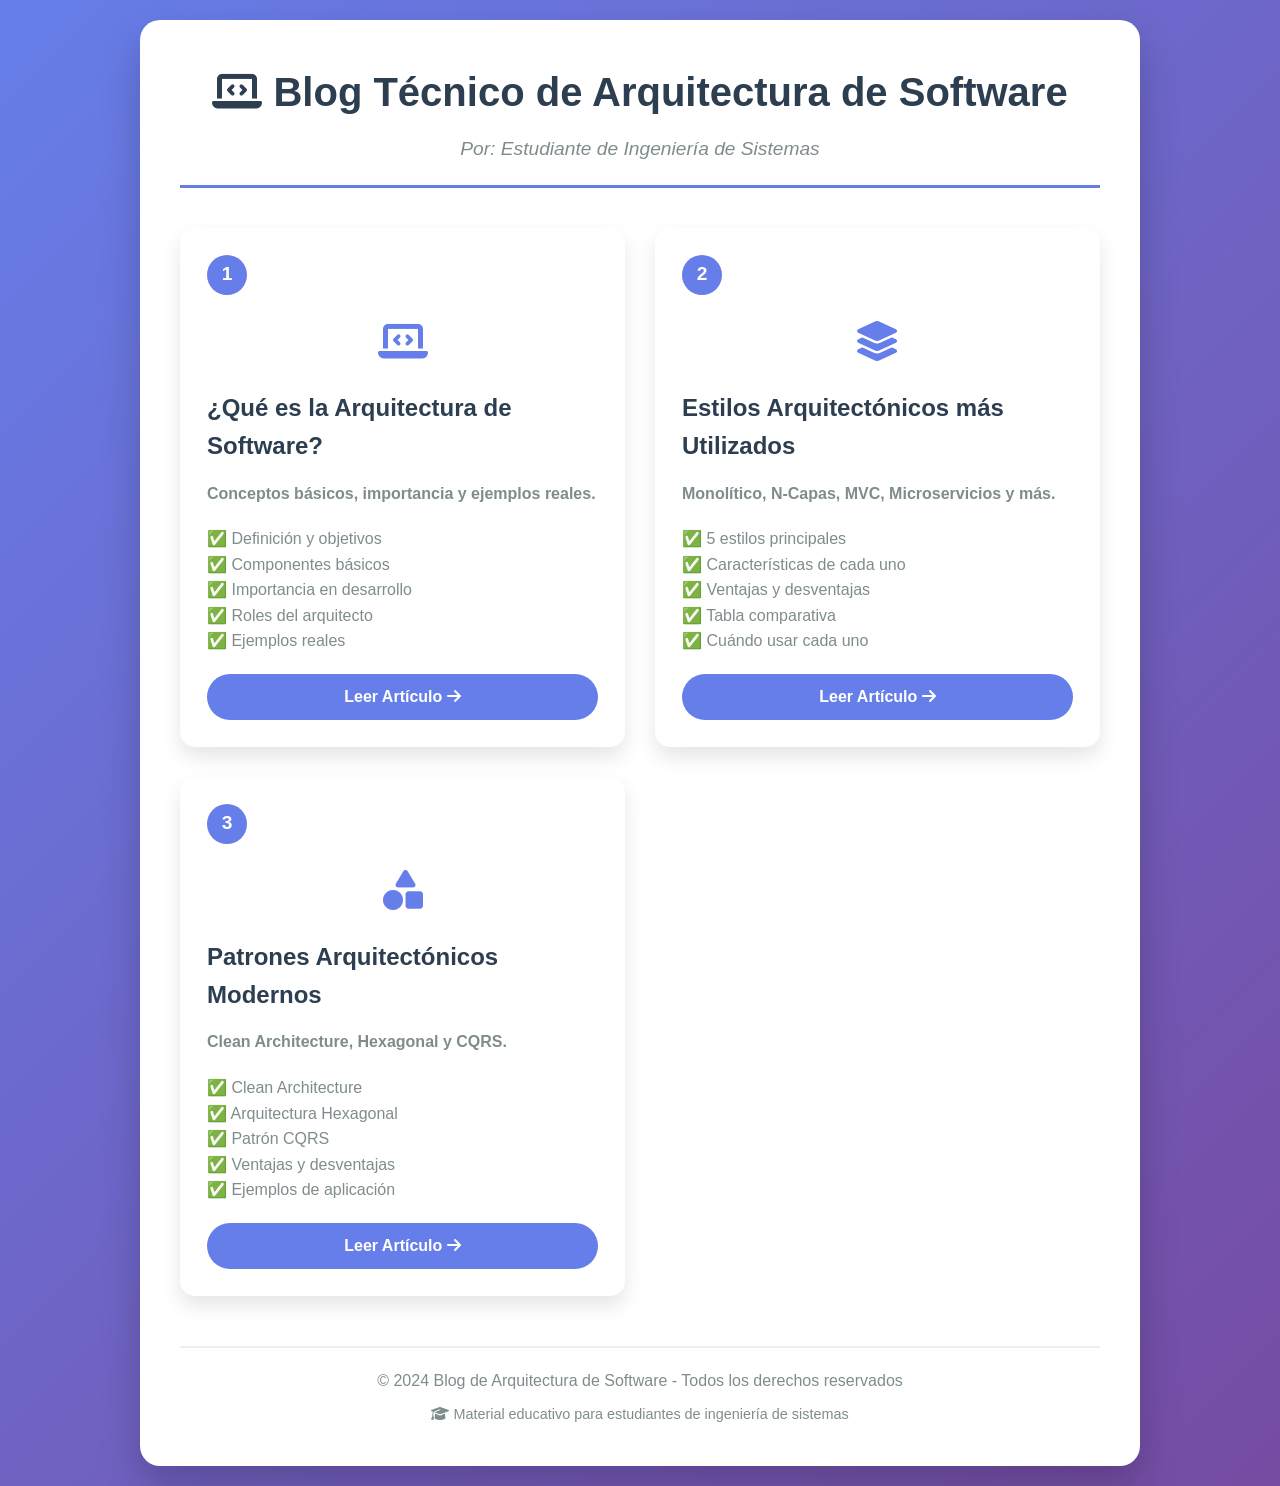
<file: index.html>
<!DOCTYPE html>
<html lang="es">
<head>
    <meta charset="UTF-8">
    <meta name="viewport" content="width=device-width, initial-scale=1.0">
    <title>Blog de Arquitectura de Software - Estudiante</title>
    <style>
        * {
            margin: 0;
            padding: 0;
            box-sizing: border-box;
        }
        
        body {
            font-family: 'Segoe UI', Tahoma, Geneva, Verdana, sans-serif;
            background: linear-gradient(135deg, #667eea 0%, #764ba2 100%);
            color: #333;
            line-height: 1.6;
            min-height: 100vh;
            padding: 20px;
        }
        
        .container {
            max-width: 1000px;
            margin: 0 auto;
            background: white;
            border-radius: 20px;
            padding: 40px;
            box-shadow: 0 20px 40px rgba(0,0,0,0.2);
        }
        
        .header {
            text-align: center;
            margin-bottom: 40px;
            padding-bottom: 20px;
            border-bottom: 3px solid #667eea;
        }
        
        .header h1 {
            color: #2c3e50;
            font-size: 2.5rem;
            margin-bottom: 10px;
        }
        
        .header p {
            color: #7f8c8d;
            font-size: 1.2rem;
            font-style: italic;
        }
        
        .posts-container {
            display: grid;
            grid-template-columns: repeat(auto-fit, minmax(300px, 1fr));
            gap: 30px;
            margin-top: 30px;
        }
        
        .post-card {
            background: white;
            border-radius: 15px;
            padding: 25px;
            text-decoration: none;
            color: #333;
            box-shadow: 0 10px 20px rgba(0,0,0,0.1);
            transition: all 0.3s ease;
            border: 2px solid transparent;
            display: flex;
            flex-direction: column;
        }
        
        .post-card:hover {
            transform: translateY(-10px);
            box-shadow: 0 15px 30px rgba(0,0,0,0.2);
            border-color: #667eea;
        }
        
        .post-number {
            display: inline-block;
            background: #667eea;
            color: white;
            width: 40px;
            height: 40px;
            border-radius: 50%;
            display: flex;
            align-items: center;
            justify-content: center;
            font-weight: bold;
            font-size: 1.2rem;
            margin-bottom: 15px;
        }
        
        .post-card h2 {
            color: #2c3e50;
            margin-bottom: 15px;
            font-size: 1.5rem;
        }
        
        .post-card p {
            color: #7f8c8d;
            margin-bottom: 20px;
            flex-grow: 1;
        }
        
        .post-icon {
            font-size: 40px;
            color: #667eea;
            margin-bottom: 15px;
            text-align: center;
        }
        
        .read-more {
            display: inline-block;
            background: #667eea;
            color: white;
            padding: 10px 20px;
            border-radius: 25px;
            text-decoration: none;
            font-weight: bold;
            text-align: center;
            transition: all 0.3s;
            margin-top: auto;
        }
        
        .read-more:hover {
            background: #5a6fd8;
            transform: scale(1.05);
        }
        
        .footer {
            text-align: center;
            margin-top: 50px;
            padding-top: 20px;
            border-top: 2px solid #eee;
            color: #7f8c8d;
        }
        
        @media (max-width: 768px) {
            .container {
                padding: 20px;
            }
            
            .posts-container {
                grid-template-columns: 1fr;
            }
            
            .header h1 {
                font-size: 2rem;
            }
        }
    </style>
    <link rel="stylesheet" href="https://cdnjs.cloudflare.com/ajax/libs/font-awesome/6.4.0/css/all.min.css">
</head>
<body>
    <div class="container">
        <div class="header">
            <h1><i class="fas fa-laptop-code"></i> Blog Técnico de Arquitectura de Software</h1>
            <p>Por: Estudiante de Ingeniería de Sistemas</p>
        </div>
        
        <div class="posts-container">
            <!-- POST 1 -->
            <a href="post1.html" class="post-card">
                <div class="post-number">1</div>
                <div class="post-icon">
                    <i class="fas fa-laptop-code"></i>
                </div>
                <h2>¿Qué es la Arquitectura de Software?</h2>
                <p><strong>Conceptos básicos, importancia y ejemplos reales.</strong></p>
                <p>✅ Definición y objetivos<br>
                   ✅ Componentes básicos<br>
                   ✅ Importancia en desarrollo<br>
                   ✅ Roles del arquitecto<br>
                   ✅ Ejemplos reales</p>
                <span class="read-more">Leer Artículo <i class="fas fa-arrow-right"></i></span>
            </a>
            
            <!-- POST 2 -->
            <a href="post2.html" class="post-card">
                <div class="post-number">2</div>
                <div class="post-icon">
                    <i class="fas fa-layer-group"></i>
                </div>
                <h2>Estilos Arquitectónicos más Utilizados</h2>
                <p><strong>Monolítico, N-Capas, MVC, Microservicios y más.</strong></p>
                <p>✅ 5 estilos principales<br>
                   ✅ Características de cada uno<br>
                   ✅ Ventajas y desventajas<br>
                   ✅ Tabla comparativa<br>
                   ✅ Cuándo usar cada uno</p>
                <span class="read-more">Leer Artículo <i class="fas fa-arrow-right"></i></span>
            </a>
            
            <!-- POST 3 -->
            <a href="post3.html" class="post-card">
                <div class="post-number">3</div>
                <div class="post-icon">
                    <i class="fas fa-shapes"></i>
                </div>
                <h2>Patrones Arquitectónicos Modernos</h2>
                <p><strong>Clean Architecture, Hexagonal y CQRS.</strong></p>
                <p>✅ Clean Architecture<br>
                   ✅ Arquitectura Hexagonal<br>
                   ✅ Patrón CQRS<br>
                   ✅ Ventajas y desventajas<br>
                   ✅ Ejemplos de aplicación</p>
                <span class="read-more">Leer Artículo <i class="fas fa-arrow-right"></i></span>
            </a>
        </div>
        
        <div class="footer">
            <p>© 2024 Blog de Arquitectura de Software - Todos los derechos reservados</p>
            <p style="margin-top: 10px; font-size: 0.9rem;">
                <i class="fas fa-graduation-cap"></i> Material educativo para estudiantes de ingeniería de sistemas
            </p>
        </div>
    </div>
</body>
</html>
</file>
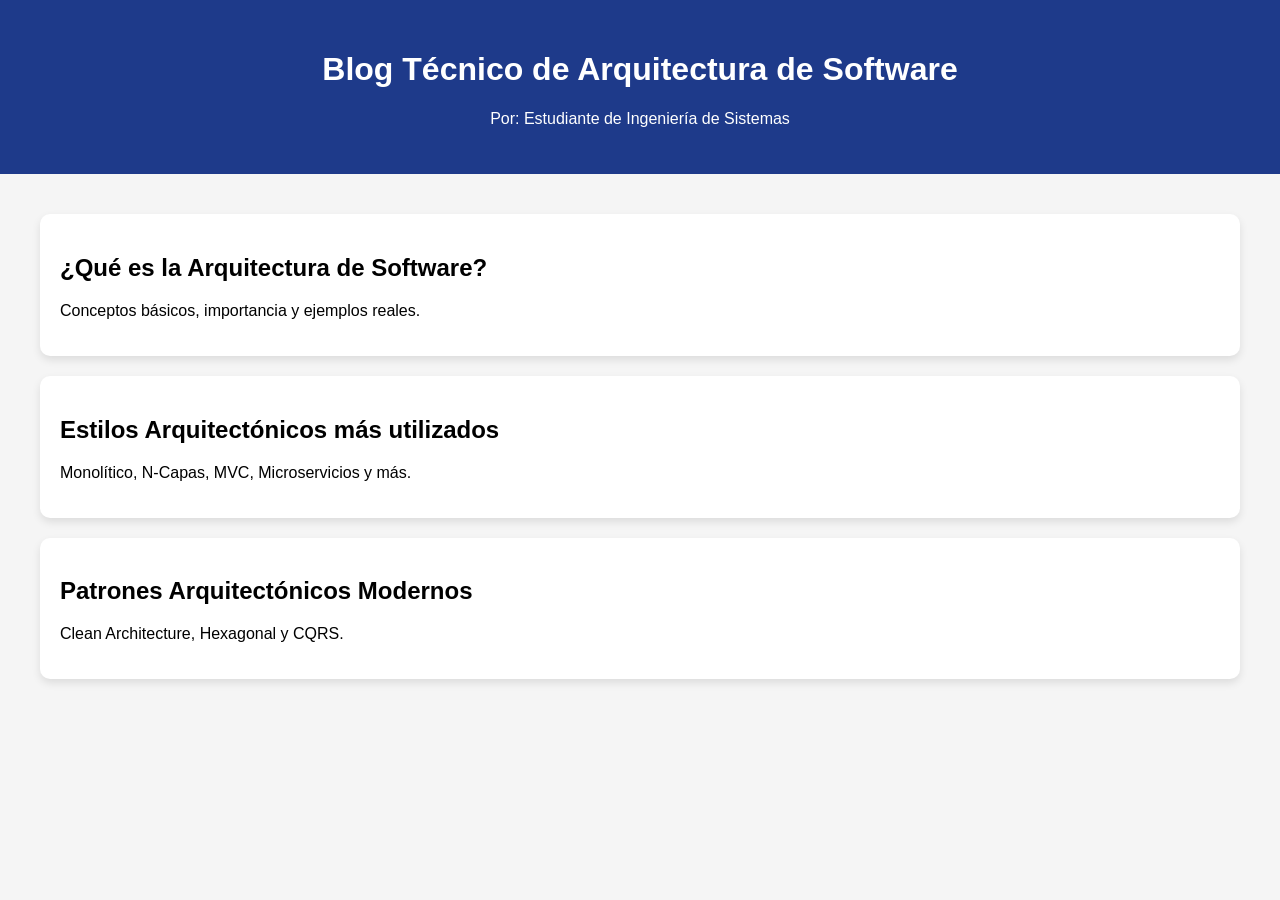
<file: blog-arquitectura/index.html>
<!DOCTYPE html>
<html lang="es">
<head>
    <meta charset="UTF-8">
    <title>Blog Técnico – Arquitectura de Software</title>
    <link rel="stylesheet" href="styles.css">
</head>
<body>
    <header>
        <h1>Blog Técnico de Arquitectura de Software</h1>
        <p>Por: Estudiante de Ingeniería de Sistemas</p>
    </header>

    <section class="posts">
        <a href="post1.html" class="post-card">
            <h2>¿Qué es la Arquitectura de Software?</h2>
            <p>Conceptos básicos, importancia y ejemplos reales.</p>
        </a>

        <a href="post2.html" class="post-card">
            <h2>Estilos Arquitectónicos más utilizados</h2>
            <p>Monolítico, N-Capas, MVC, Microservicios y más.</p>
        </a>

        <a href="post3.html" class="post-card">
            <h2>Patrones Arquitectónicos Modernos</h2>
            <p>Clean Architecture, Hexagonal y CQRS.</p>
        </a>
    </section>
</body>
</html>
</file>
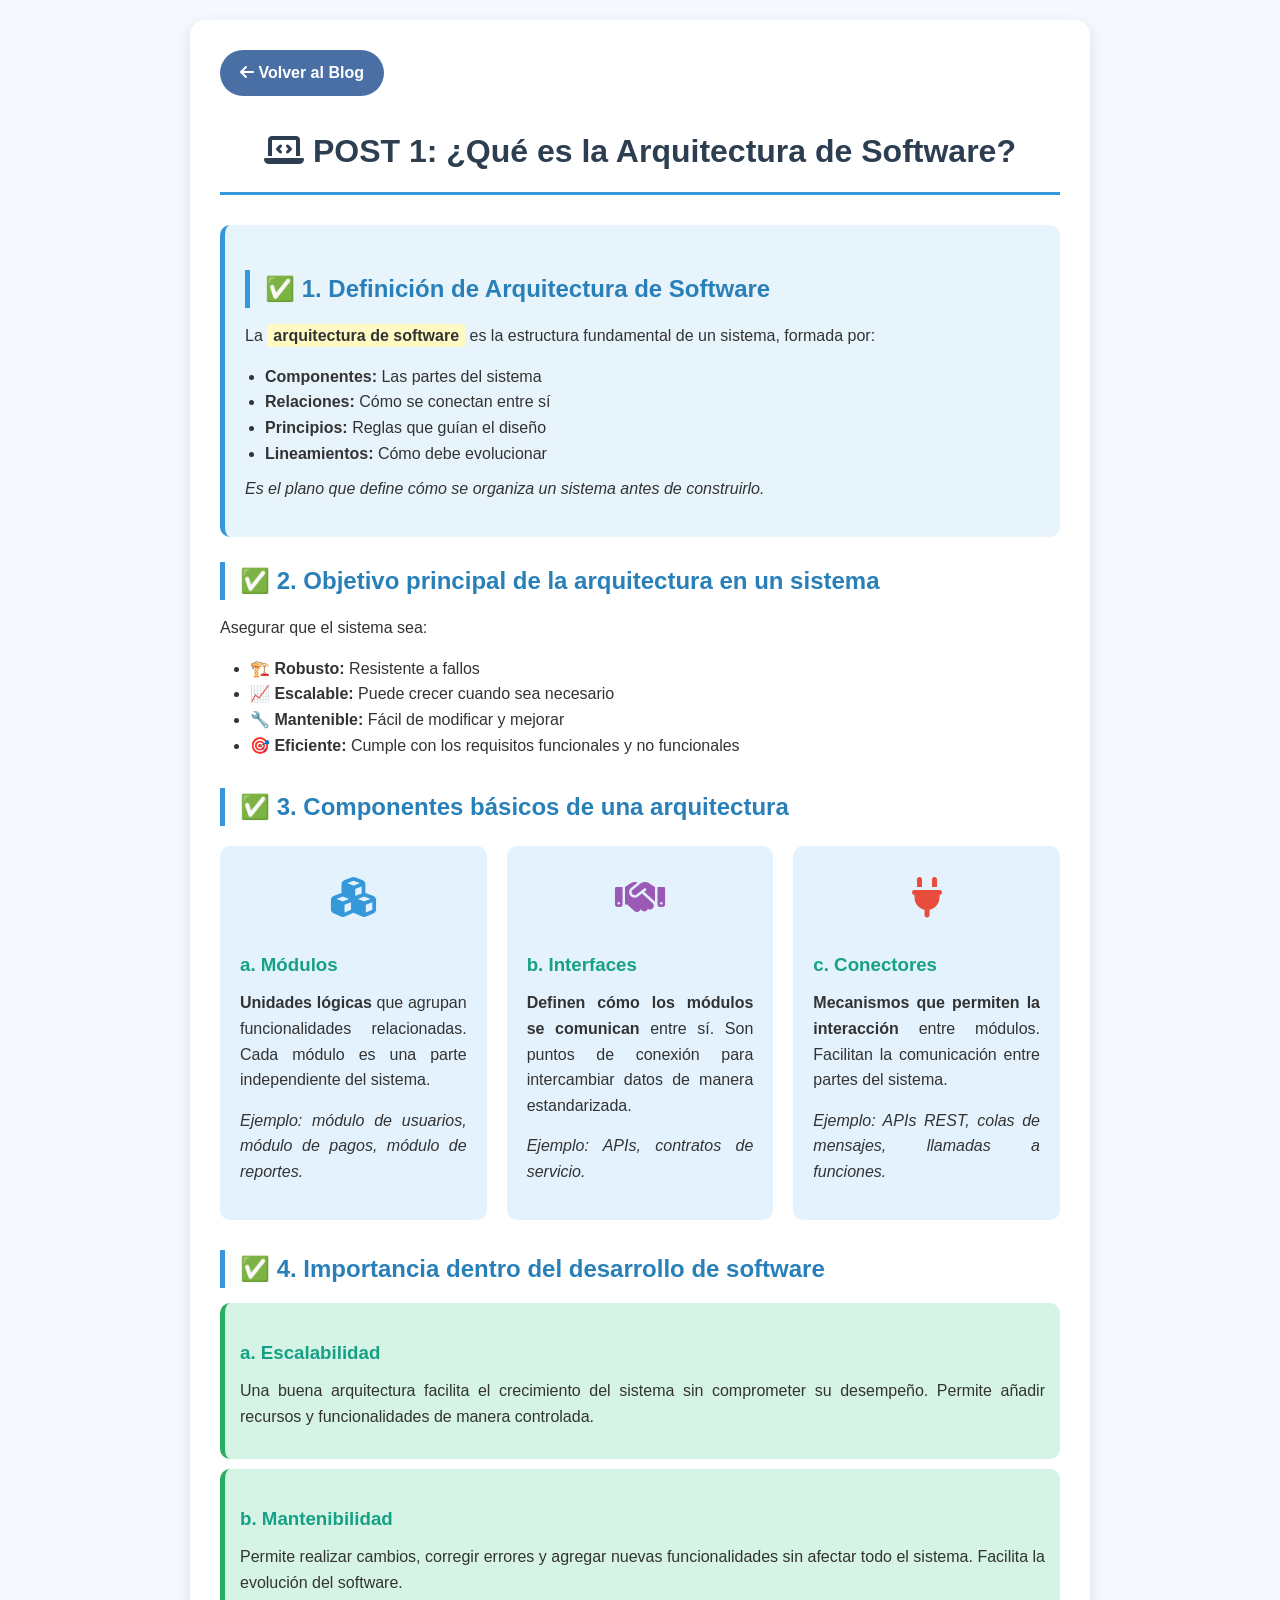
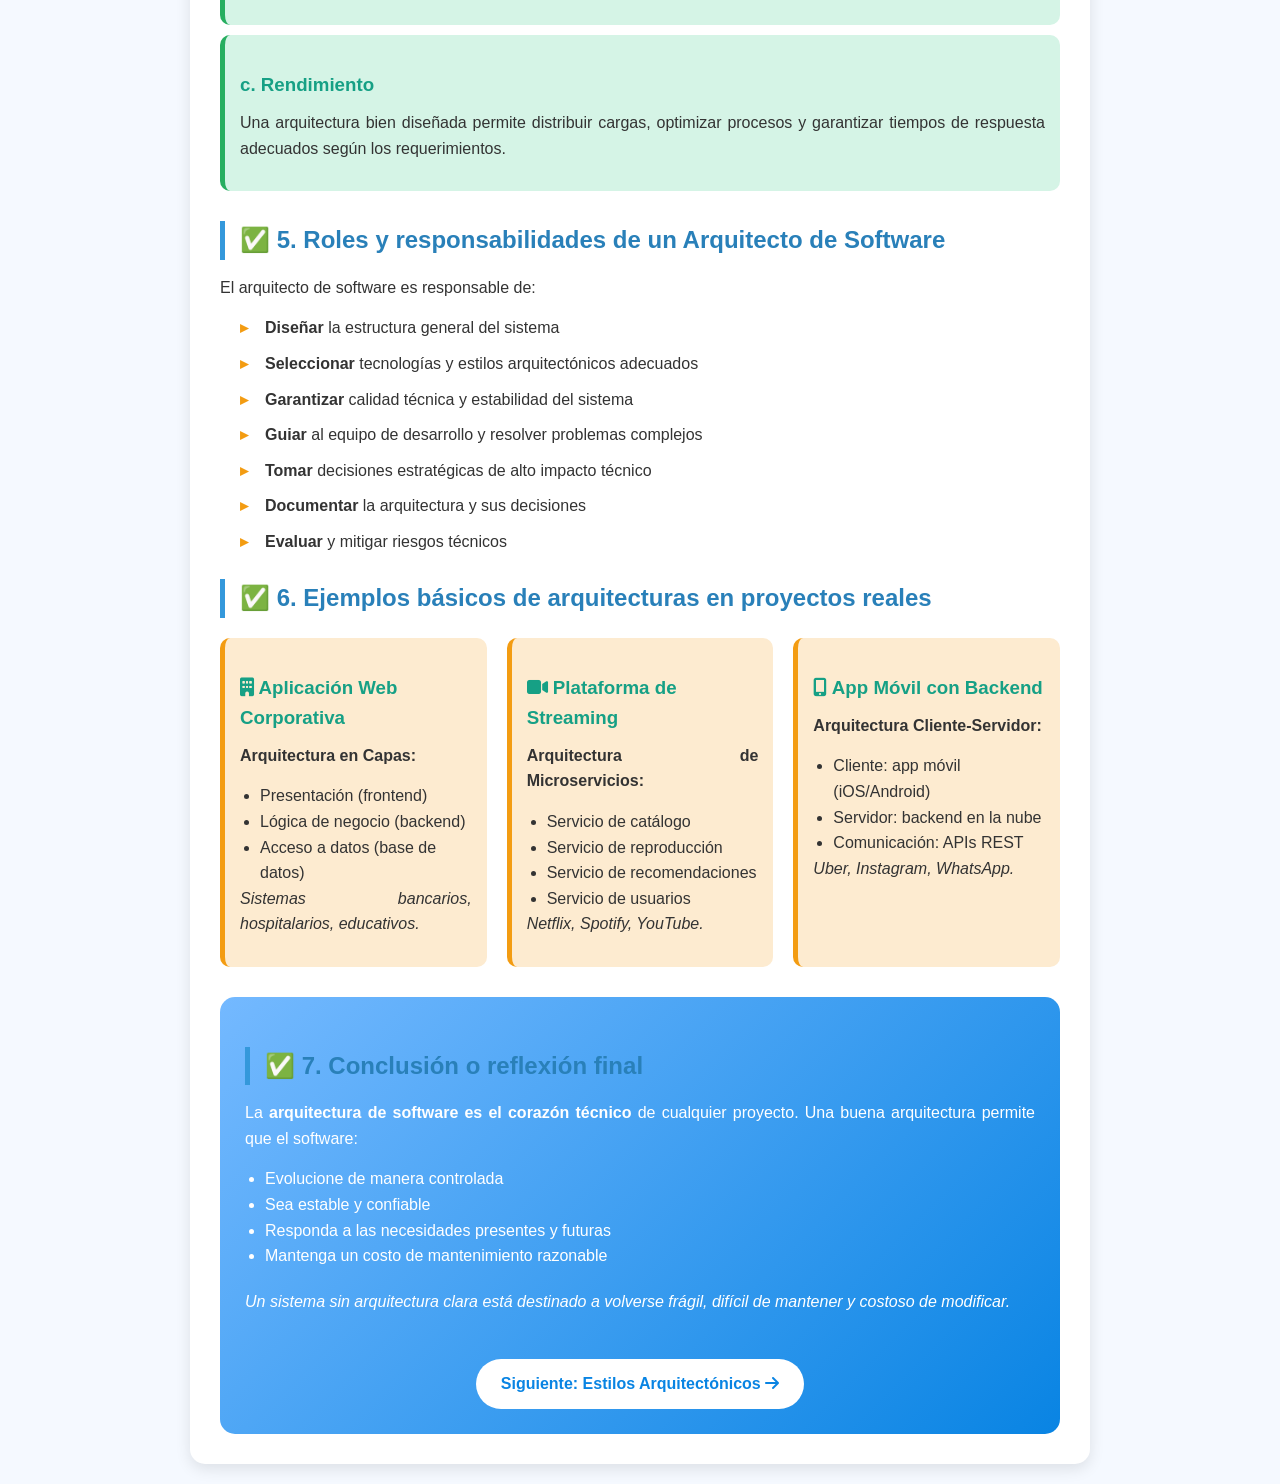
<file: post1.html>
<!DOCTYPE html>
<html lang="es">
<head>
    <meta charset="UTF-8">
    <meta name="viewport" content="width=device-width, initial-scale=1.0">
    <title>¿Qué es la Arquitectura de Software? - Blog Estudiante</title>
    <style>
        * {
            margin: 0;
            padding: 0;
            box-sizing: border-box;
        }
        
        body {
            font-family: 'Segoe UI', Tahoma, Geneva, Verdana, sans-serif;
            background-color: #f5f9ff;
            color: #333;
            line-height: 1.6;
            padding: 20px;
        }
        
        .container {
            max-width: 900px;
            margin: 0 auto;
            background: white;
            border-radius: 15px;
            padding: 30px;
            box-shadow: 0 5px 15px rgba(0,0,0,0.1);
        }
        
        .back-button {
            display: inline-block;
            background: #4a6fa5;
            color: white;
            padding: 10px 20px;
            border-radius: 25px;
            text-decoration: none;
            font-weight: bold;
            margin-bottom: 30px;
            transition: all 0.3s;
        }
        
        .back-button:hover {
            background: #385d8a;
            transform: scale(1.05);
        }
        
        h1 {
            color: #2c3e50;
            text-align: center;
            margin-bottom: 30px;
            padding-bottom: 15px;
            border-bottom: 3px solid #3498db;
        }
        
        h2 {
            color: #2980b9;
            margin: 25px 0 15px;
            padding-left: 15px;
            border-left: 5px solid #3498db;
        }
        
        h3 {
            color: #16a085;
            margin: 20px 0 10px;
        }
        
        p {
            margin-bottom: 15px;
            text-align: justify;
        }
        
        .definition-box {
            background: #e8f4fc;
            border-left: 5px solid #3498db;
            padding: 20px;
            border-radius: 10px;
            margin: 20px 0;
        }
        
        .highlight {
            background: #fff9c4;
            padding: 3px 6px;
            border-radius: 3px;
            font-weight: bold;
        }
        
        /* Componentes */
        .components-section {
            margin: 30px 0;
        }
        
        .component-grid {
            display: grid;
            grid-template-columns: repeat(auto-fit, minmax(250px, 1fr));
            gap: 20px;
            margin-top: 20px;
        }
        
        .component-card {
            background: #e3f2fd;
            padding: 20px;
            border-radius: 10px;
            transition: transform 0.3s;
        }
        
        .component-card:hover {
            transform: translateY(-5px);
            box-shadow: 0 5px 15px rgba(0,0,0,0.1);
        }
        
        .component-icon {
            font-size: 40px;
            margin-bottom: 10px;
            text-align: center;
        }
        
        /* Importancia */
        .importance-section {
            margin: 30px 0;
        }
        
        .importance-item {
            background: #d5f4e6;
            padding: 15px;
            border-radius: 10px;
            margin: 10px 0;
            border-left: 5px solid #27ae60;
        }
        
        /* Roles */
        .roles-list {
            list-style: none;
            padding-left: 20px;
        }
        
        .roles-list li {
            margin: 10px 0;
            padding-left: 25px;
            position: relative;
        }
        
        .roles-list li:before {
            content: "▸";
            color: #f39c12;
            font-weight: bold;
            position: absolute;
            left: 0;
        }
        
        /* Ejemplos */
        .examples-grid {
            display: grid;
            grid-template-columns: repeat(auto-fit, minmax(250px, 1fr));
            gap: 20px;
            margin: 20px 0;
        }
        
        .example-card {
            background: #fdebd0;
            padding: 15px;
            border-radius: 10px;
            border-left: 5px solid #f39c12;
        }
        
        /* Conclusión */
        .conclusion-box {
            background: linear-gradient(135deg, #74b9ff, #0984e3);
            color: white;
            padding: 25px;
            border-radius: 15px;
            margin-top: 30px;
        }
        
        .next-button {
            display: inline-block;
            background: white;
            color: #0984e3;
            padding: 12px 25px;
            border-radius: 25px;
            text-decoration: none;
            font-weight: bold;
            margin-top: 20px;
            transition: all 0.3s;
        }
        
        .next-button:hover {
            background: #f8f9fa;
            transform: scale(1.05);
        }
        
        @media (max-width: 768px) {
            .container {
                padding: 20px;
            }
            
            .component-grid, .examples-grid {
                grid-template-columns: 1fr;
            }
        }
    </style>
    <link rel="stylesheet" href="https://cdnjs.cloudflare.com/ajax/libs/font-awesome/6.4.0/css/all.min.css">
</head>
<body>
    <div class="container">
        <a href="index.html" class="back-button">
            <i class="fas fa-arrow-left"></i> Volver al Blog
        </a>
        
        <h1><i class="fas fa-laptop-code"></i> POST 1: ¿Qué es la Arquitectura de Software?</h1>
        
        <!-- ✅ Definición -->
        <div class="definition-box">
            <h2>✅ 1. Definición de Arquitectura de Software</h2>
            <p>La <span class="highlight">arquitectura de software</span> es la estructura fundamental de un sistema, formada por:</p>
            <ul style="margin-left: 20px; margin-top: 10px;">
                <li><strong>Componentes:</strong> Las partes del sistema</li>
                <li><strong>Relaciones:</strong> Cómo se conectan entre sí</li>
                <li><strong>Principios:</strong> Reglas que guían el diseño</li>
                <li><strong>Lineamientos:</strong> Cómo debe evolucionar</li>
            </ul>
            <p style="margin-top: 10px;"><em>Es el plano que define cómo se organiza un sistema antes de construirlo.</em></p>
        </div>
        
        <!-- ✅ Objetivo principal -->
        <h2>✅ 2. Objetivo principal de la arquitectura en un sistema</h2>
        <p>Asegurar que el sistema sea:</p>
        <ul style="margin-left: 30px; margin-bottom: 20px;">
            <li><strong>🏗️ Robusto:</strong> Resistente a fallos</li>
            <li><strong>📈 Escalable:</strong> Puede crecer cuando sea necesario</li>
            <li><strong>🔧 Mantenible:</strong> Fácil de modificar y mejorar</li>
            <li><strong>🎯 Eficiente:</strong> Cumple con los requisitos funcionales y no funcionales</li>
        </ul>
        
        <!-- ✅ Componentes básicos -->
        <div class="components-section">
            <h2>✅ 3. Componentes básicos de una arquitectura</h2>
            
            <div class="component-grid">
                <div class="component-card">
                    <div class="component-icon" style="color: #3498db;">
                        <i class="fas fa-cubes"></i>
                    </div>
                    <h3>a. Módulos</h3>
                    <p><strong>Unidades lógicas</strong> que agrupan funcionalidades relacionadas. Cada módulo es una parte independiente del sistema.</p>
                    <p><em>Ejemplo: módulo de usuarios, módulo de pagos, módulo de reportes.</em></p>
                </div>
                
                <div class="component-card">
                    <div class="component-icon" style="color: #9b59b6;">
                        <i class="fas fa-handshake"></i>
                    </div>
                    <h3>b. Interfaces</h3>
                    <p><strong>Definen cómo los módulos se comunican</strong> entre sí. Son puntos de conexión para intercambiar datos de manera estandarizada.</p>
                    <p><em>Ejemplo: APIs, contratos de servicio.</em></p>
                </div>
                
                <div class="component-card">
                    <div class="component-icon" style="color: #e74c3c;">
                        <i class="fas fa-plug"></i>
                    </div>
                    <h3>c. Conectores</h3>
                    <p><strong>Mecanismos que permiten la interacción</strong> entre módulos. Facilitan la comunicación entre partes del sistema.</p>
                    <p><em>Ejemplo: APIs REST, colas de mensajes, llamadas a funciones.</em></p>
                </div>
            </div>
        </div>
        
        <!-- ✅ Importancia -->
        <div class="importance-section">
            <h2>✅ 4. Importancia dentro del desarrollo de software</h2>
            
            <div class="importance-item">
                <h3>a. Escalabilidad</h3>
                <p>Una buena arquitectura facilita el crecimiento del sistema sin comprometer su desempeño. Permite añadir recursos y funcionalidades de manera controlada.</p>
            </div>
            
            <div class="importance-item">
                <h3>b. Mantenibilidad</h3>
                <p>Permite realizar cambios, corregir errores y agregar nuevas funcionalidades sin afectar todo el sistema. Facilita la evolución del software.</p>
            </div>
            
            <div class="importance-item">
                <h3>c. Rendimiento</h3>
                <p>Una arquitectura bien diseñada permite distribuir cargas, optimizar procesos y garantizar tiempos de respuesta adecuados según los requerimientos.</p>
            </div>
        </div>
        
        <!-- ✅ Roles y responsabilidades -->
        <h2>✅ 5. Roles y responsabilidades de un Arquitecto de Software</h2>
        <p>El arquitecto de software es responsable de:</p>
        <ul class="roles-list">
            <li><strong>Diseñar</strong> la estructura general del sistema</li>
            <li><strong>Seleccionar</strong> tecnologías y estilos arquitectónicos adecuados</li>
            <li><strong>Garantizar</strong> calidad técnica y estabilidad del sistema</li>
            <li><strong>Guiar</strong> al equipo de desarrollo y resolver problemas complejos</li>
            <li><strong>Tomar</strong> decisiones estratégicas de alto impacto técnico</li>
            <li><strong>Documentar</strong> la arquitectura y sus decisiones</li>
            <li><strong>Evaluar</strong> y mitigar riesgos técnicos</li>
        </ul>
        
        <!-- ✅ Ejemplos básicos -->
        <h2>✅ 6. Ejemplos básicos de arquitecturas en proyectos reales</h2>
        
        <div class="examples-grid">
            <div class="example-card">
                <h3><i class="fas fa-building"></i> Aplicación Web Corporativa</h3>
                <p><strong>Arquitectura en Capas:</strong></p>
                <ul style="margin-left: 20px; margin-top: 10px;">
                    <li>Presentación (frontend)</li>
                    <li>Lógica de negocio (backend)</li>
                    <li>Acceso a datos (base de datos)</li>
                </ul>
                <p><em>Sistemas bancarios, hospitalarios, educativos.</em></p>
            </div>
            
            <div class="example-card">
                <h3><i class="fas fa-video"></i> Plataforma de Streaming</h3>
                <p><strong>Arquitectura de Microservicios:</strong></p>
                <ul style="margin-left: 20px; margin-top: 10px;">
                    <li>Servicio de catálogo</li>
                    <li>Servicio de reproducción</li>
                    <li>Servicio de recomendaciones</li>
                    <li>Servicio de usuarios</li>
                </ul>
                <p><em>Netflix, Spotify, YouTube.</em></p>
            </div>
            
            <div class="example-card">
                <h3><i class="fas fa-mobile-alt"></i> App Móvil con Backend</h3>
                <p><strong>Arquitectura Cliente-Servidor:</strong></p>
                <ul style="margin-left: 20px; margin-top: 10px;">
                    <li>Cliente: app móvil (iOS/Android)</li>
                    <li>Servidor: backend en la nube</li>
                    <li>Comunicación: APIs REST</li>
                </ul>
                <p><em>Uber, Instagram, WhatsApp.</em></p>
            </div>
        </div>
        
        <!-- ✅ Conclusión -->
        <div class="conclusion-box">
            <h2>✅ 7. Conclusión o reflexión final</h2>
            <p style="margin-bottom: 15px;">La <strong>arquitectura de software es el corazón técnico</strong> de cualquier proyecto. Una buena arquitectura permite que el software:</p>
            <ul style="margin-left: 20px; margin-bottom: 20px;">
                <li>Evolucione de manera controlada</li>
                <li>Sea estable y confiable</li>
                <li>Responda a las necesidades presentes y futuras</li>
                <li>Mantenga un costo de mantenimiento razonable</li>
            </ul>
            <p><em>Un sistema sin arquitectura clara está destinado a volverse frágil, difícil de mantener y costoso de modificar.</em></p>
            
            <div style="text-align: center; margin-top: 25px;">
                <a href="post2.html" class="next-button">
                    Siguiente: Estilos Arquitectónicos <i class="fas fa-arrow-right"></i>
                </a>
            </div>
        </div>
    </div>
</body>
</html>
</file>
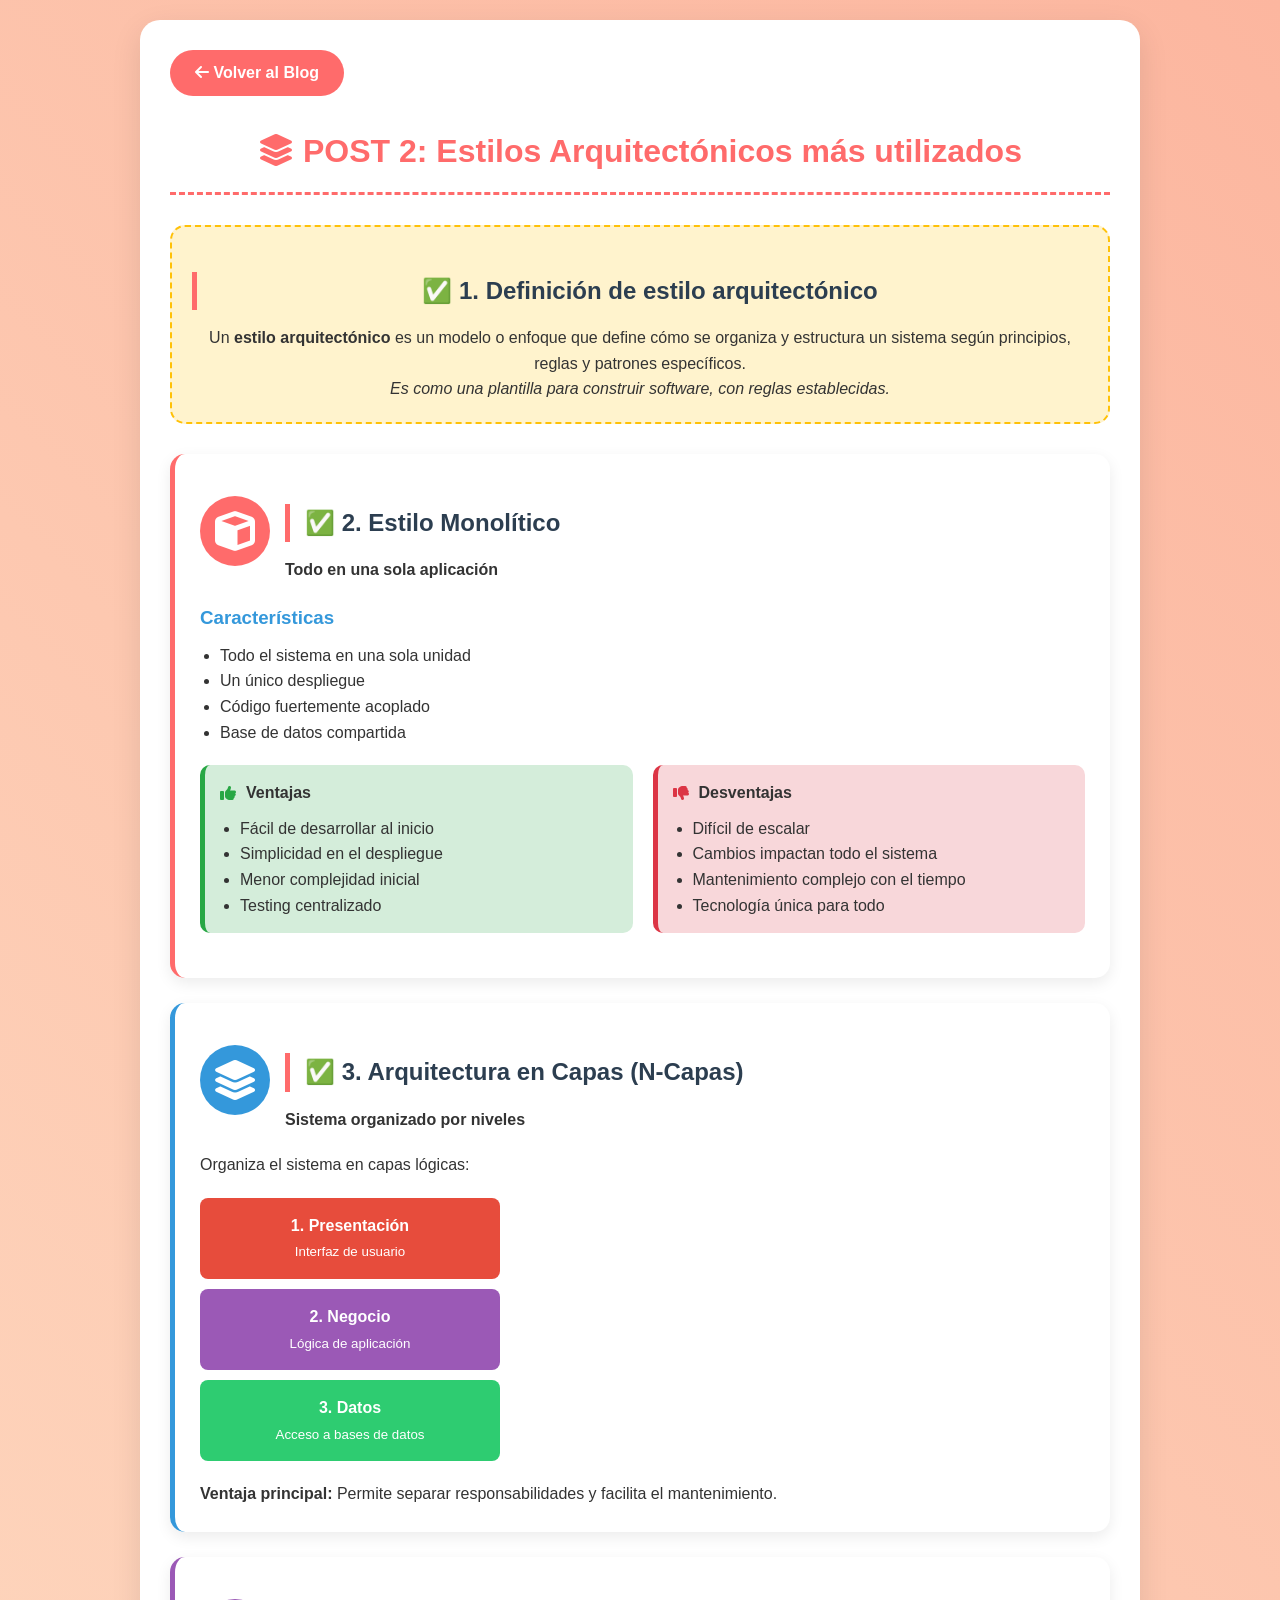
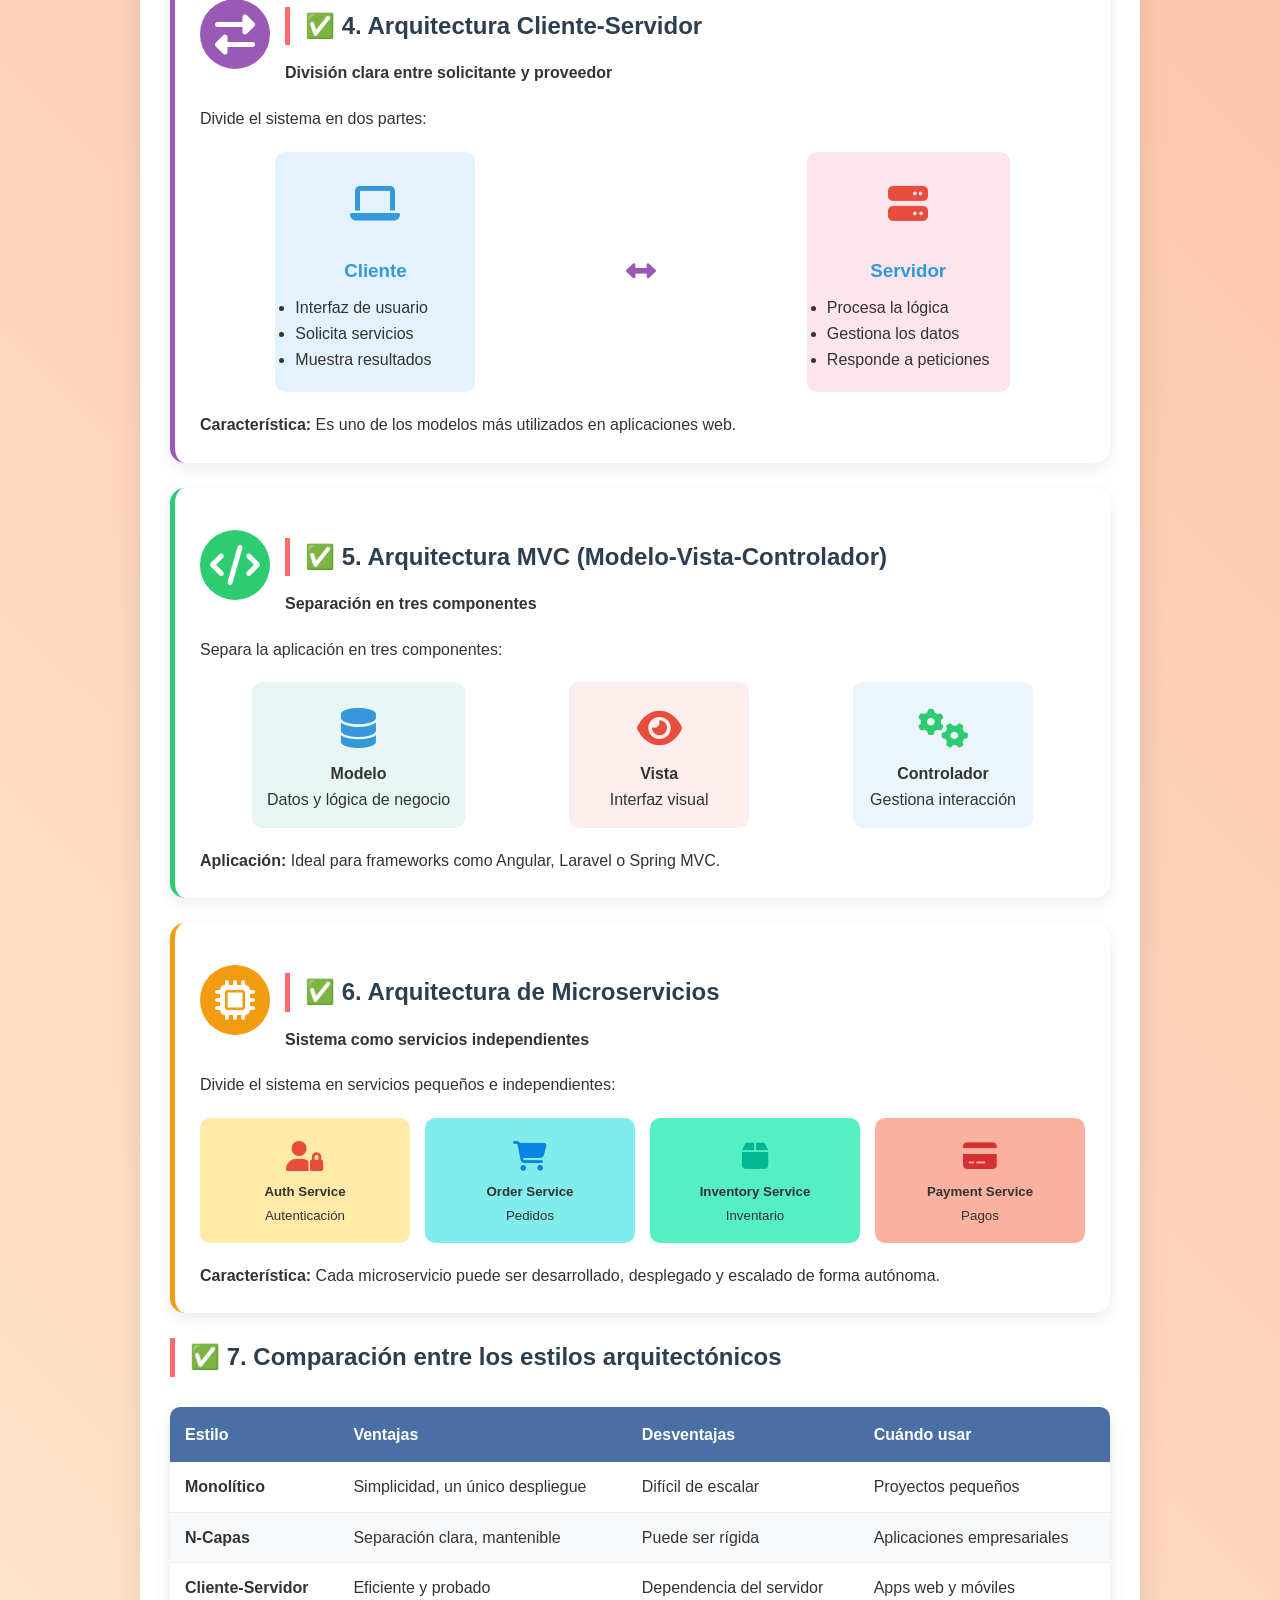
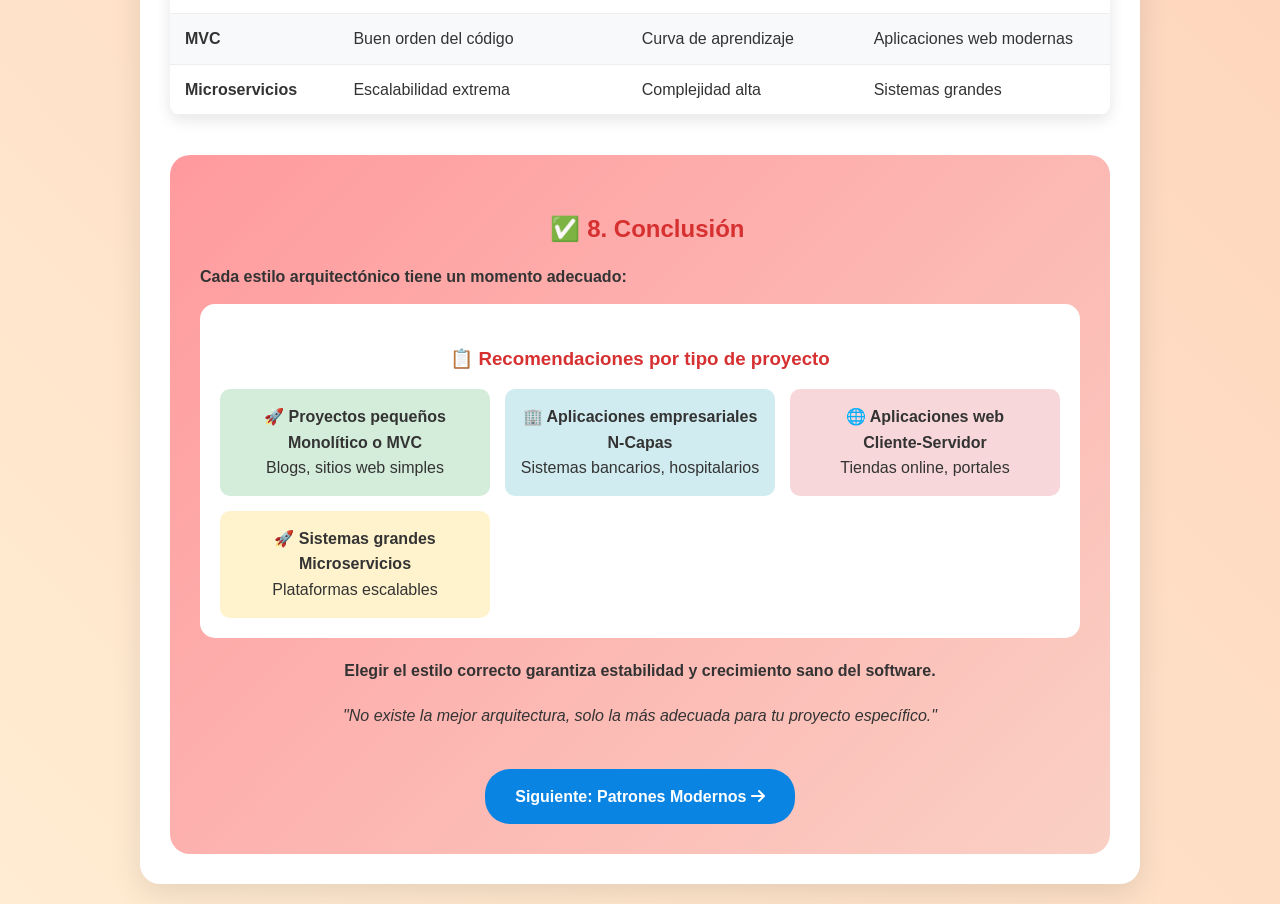
<file: post2.html>
<!DOCTYPE html>
<html lang="es">
<head>
    <meta charset="UTF-8">
    <meta name="viewport" content="width=device-width, initial-scale=1.0">
    <title>Estilos Arquitectónicos - Blog Estudiante</title>
    <style>
        * {
            margin: 0;
            padding: 0;
            box-sizing: border-box;
        }
        
        body {
            font-family: 'Segoe UI', Tahoma, Geneva, Verdana, sans-serif;
            background: linear-gradient(45deg, #ffecd2, #fcb69f);
            color: #333;
            line-height: 1.6;
            padding: 20px;
        }
        
        .container {
            max-width: 1000px;
            margin: 0 auto;
            background: white;
            border-radius: 20px;
            padding: 30px;
            box-shadow: 0 10px 30px rgba(0,0,0,0.1);
        }
        
        .back-button {
            display: inline-block;
            background: #ff6b6b;
            color: white;
            padding: 10px 25px;
            border-radius: 25px;
            text-decoration: none;
            font-weight: bold;
            margin-bottom: 30px;
            transition: all 0.3s;
        }
        
        .back-button:hover {
            background: #ff5252;
            transform: scale(1.05);
        }
        
        h1 {
            color: #ff6b6b;
            text-align: center;
            margin-bottom: 30px;
            padding-bottom: 15px;
            border-bottom: 3px dashed #ff6b6b;
        }
        
        h2 {
            color: #2c3e50;
            margin: 25px 0 15px;
            padding-left: 15px;
            border-left: 5px solid #ff6b6b;
        }
        
        h3 {
            color: #3498db;
            margin: 20px 0 10px;
        }
        
        /* Definición */
        .definition-box {
            background: #fff3cd;
            border: 2px dashed #ffc107;
            padding: 20px;
            border-radius: 15px;
            margin-bottom: 30px;
            text-align: center;
        }
        
        /* Estilos de arquitectura */
        .architecture-style {
            background: white;
            border-radius: 15px;
            padding: 25px;
            margin: 25px 0;
            box-shadow: 0 5px 15px rgba(0,0,0,0.08);
            border-left: 5px solid;
            position: relative;
        }
        
        .style-header {
            display: flex;
            align-items: center;
            gap: 15px;
            margin-bottom: 20px;
        }
        
        .style-icon {
            font-size: 40px;
            width: 70px;
            height: 70px;
            border-radius: 50%;
            display: flex;
            align-items: center;
            justify-content: center;
            color: white;
        }
        
        /* Características/Ventajas/Desventajas */
        .details-grid {
            display: grid;
            grid-template-columns: repeat(auto-fit, minmax(250px, 1fr));
            gap: 20px;
            margin: 20px 0;
        }
        
        .pros-box, .cons-box {
            padding: 15px;
            border-radius: 10px;
        }
        
        .pros-box {
            background: #d4edda;
            border-left: 5px solid #28a745;
        }
        
        .cons-box {
            background: #f8d7da;
            border-left: 5px solid #dc3545;
        }
        
        .pros-box h4, .cons-box h4 {
            display: flex;
            align-items: center;
            gap: 10px;
            margin-bottom: 10px;
        }
        
        /* Tabla comparativa */
        .comparison-table {
            width: 100%;
            border-collapse: collapse;
            margin: 30px 0;
            background: white;
            border-radius: 10px;
            overflow: hidden;
            box-shadow: 0 5px 15px rgba(0,0,0,0.1);
        }
        
        .comparison-table th {
            background: #4a6fa5;
            color: white;
            padding: 15px;
            text-align: left;
        }
        
        .comparison-table td {
            padding: 12px 15px;
            border-bottom: 1px solid #eee;
        }
        
        .comparison-table tr:nth-child(even) {
            background: #f8f9fa;
        }
        
        .comparison-table tr:hover {
            background: #e3f2fd;
        }
        
        /* Conclusión */
        .conclusion-box {
            background: linear-gradient(135deg, #ff9a9e, #fad0c4);
            color: #333;
            padding: 30px;
            border-radius: 20px;
            margin-top: 40px;
        }
        
        .conclusion-box h2 {
            color: #d63031;
            text-align: center;
            border: none;
        }
        
        .next-button {
            display: inline-block;
            background: #0984e3;
            color: white;
            padding: 15px 30px;
            border-radius: 25px;
            text-decoration: none;
            font-weight: bold;
            margin-top: 20px;
            transition: all 0.3s;
        }
        
        .next-button:hover {
            background: #0770c4;
            transform: scale(1.05);
        }
        
        @media (max-width: 768px) {
            .container {
                padding: 20px;
            }
            
            .details-grid {
                grid-template-columns: 1fr;
            }
            
            .comparison-table {
                display: block;
                overflow-x: auto;
            }
        }
    </style>
    <link rel="stylesheet" href="https://cdnjs.cloudflare.com/ajax/libs/font-awesome/6.4.0/css/all.min.css">
</head>
<body>
    <div class="container">
        <a href="index.html" class="back-button">
            <i class="fas fa-arrow-left"></i> Volver al Blog
        </a>
        
        <h1><i class="fas fa-layer-group"></i> POST 2: Estilos Arquitectónicos más utilizados</h1>
        
        <!-- ✅ Definición -->
        <div class="definition-box">
            <h2>✅ 1. Definición de estilo arquitectónico</h2>
            <p>Un <strong>estilo arquitectónico</strong> es un modelo o enfoque que define cómo se organiza y estructura un sistema según principios, reglas y patrones específicos.</p>
            <p><em>Es como una plantilla para construir software, con reglas establecidas.</em></p>
        </div>
        
        <!-- ✅ Estilo Monolítico -->
        <div class="architecture-style" style="border-left-color: #ff6b6b;">
            <div class="style-header">
                <div class="style-icon" style="background: #ff6b6b;">
                    <i class="fas fa-cube"></i>
                </div>
                <div>
                    <h2>✅ 2. Estilo Monolítico</h2>
                    <p><strong>Todo en una sola aplicación</strong></p>
                </div>
            </div>
            
            <h3>Características</h3>
            <ul style="margin-left: 20px; margin-bottom: 15px;">
                <li>Todo el sistema en una sola unidad</li>
                <li>Un único despliegue</li>
                <li>Código fuertemente acoplado</li>
                <li>Base de datos compartida</li>
            </ul>
            
            <div class="details-grid">
                <div class="pros-box">
                    <h4><i class="fas fa-thumbs-up" style="color: #28a745;"></i> Ventajas</h4>
                    <ul style="margin-left: 20px;">
                        <li>Fácil de desarrollar al inicio</li>
                        <li>Simplicidad en el despliegue</li>
                        <li>Menor complejidad inicial</li>
                        <li>Testing centralizado</li>
                    </ul>
                </div>
                
                <div class="cons-box">
                    <h4><i class="fas fa-thumbs-down" style="color: #dc3545;"></i> Desventajas</h4>
                    <ul style="margin-left: 20px;">
                        <li>Difícil de escalar</li>
                        <li>Cambios impactan todo el sistema</li>
                        <li>Mantenimiento complejo con el tiempo</li>
                        <li>Tecnología única para todo</li>
                    </ul>
                </div>
            </div>
        </div>
        
        <!-- ✅ Arquitectura en Capas -->
        <div class="architecture-style" style="border-left-color: #3498db;">
            <div class="style-header">
                <div class="style-icon" style="background: #3498db;">
                    <i class="fas fa-layer-group"></i>
                </div>
                <div>
                    <h2>✅ 3. Arquitectura en Capas (N-Capas)</h2>
                    <p><strong>Sistema organizado por niveles</strong></p>
                </div>
            </div>
            
            <p>Organiza el sistema en capas lógicas:</p>
            <div style="display: flex; flex-direction: column; gap: 10px; margin: 20px 0; max-width: 300px;">
                <div style="background: #e74c3c; color: white; padding: 15px; border-radius: 8px; text-align: center;">
                    <strong>1. Presentación</strong><br>
                    <small>Interfaz de usuario</small>
                </div>
                <div style="background: #9b59b6; color: white; padding: 15px; border-radius: 8px; text-align: center;">
                    <strong>2. Negocio</strong><br>
                    <small>Lógica de aplicación</small>
                </div>
                <div style="background: #2ecc71; color: white; padding: 15px; border-radius: 8px; text-align: center;">
                    <strong>3. Datos</strong><br>
                    <small>Acceso a bases de datos</small>
                </div>
            </div>
            
            <p><strong>Ventaja principal:</strong> Permite separar responsabilidades y facilita el mantenimiento.</p>
        </div>
        
        <!-- ✅ Arquitectura Cliente-Servidor -->
        <div class="architecture-style" style="border-left-color: #9b59b6;">
            <div class="style-header">
                <div class="style-icon" style="background: #9b59b6;">
                    <i class="fas fa-exchange-alt"></i>
                </div>
                <div>
                    <h2>✅ 4. Arquitectura Cliente-Servidor</h2>
                    <p><strong>División clara entre solicitante y proveedor</strong></p>
                </div>
            </div>
            
            <p>Divide el sistema en dos partes:</p>
            
            <div style="display: flex; justify-content: space-around; align-items: center; margin: 20px 0; flex-wrap: wrap;">
                <div style="text-align: center; padding: 20px; background: #e3f2fd; border-radius: 10px; min-width: 200px;">
                    <div style="font-size: 40px; color: #3498db;">
                        <i class="fas fa-laptop"></i>
                    </div>
                    <h3>Cliente</h3>
                    <ul style="text-align: left; margin-top: 10px;">
                        <li>Interfaz de usuario</li>
                        <li>Solicita servicios</li>
                        <li>Muestra resultados</li>
                    </ul>
                </div>
                
                <div style="font-size: 30px; color: #9b59b6;">
                    <i class="fas fa-arrows-alt-h"></i>
                </div>
                
                <div style="text-align: center; padding: 20px; background: #fce4ec; border-radius: 10px; min-width: 200px;">
                    <div style="font-size: 40px; color: #e74c3c;">
                        <i class="fas fa-server"></i>
                    </div>
                    <h3>Servidor</h3>
                    <ul style="text-align: left; margin-top: 10px;">
                        <li>Procesa la lógica</li>
                        <li>Gestiona los datos</li>
                        <li>Responde a peticiones</li>
                    </ul>
                </div>
            </div>
            
            <p><strong>Característica:</strong> Es uno de los modelos más utilizados en aplicaciones web.</p>
        </div>
        
        <!-- ✅ Arquitectura MVC -->
        <div class="architecture-style" style="border-left-color: #2ecc71;">
            <div class="style-header">
                <div class="style-icon" style="background: #2ecc71;">
                    <i class="fas fa-code"></i>
                </div>
                <div>
                    <h2>✅ 5. Arquitectura MVC (Modelo-Vista-Controlador)</h2>
                    <p><strong>Separación en tres componentes</strong></p>
                </div>
            </div>
            
            <p>Separa la aplicación en tres componentes:</p>
            
            <div style="display: flex; justify-content: space-around; margin: 20px 0; flex-wrap: wrap;">
                <div style="text-align: center; padding: 15px; background: #e8f6f3; border-radius: 10px; min-width: 180px;">
                    <div style="font-size: 40px; color: #3498db;">
                        <i class="fas fa-database"></i>
                    </div>
                    <h4>Modelo</h4>
                    <p>Datos y lógica de negocio</p>
                </div>
                
                <div style="text-align: center; padding: 15px; background: #fdedec; border-radius: 10px; min-width: 180px;">
                    <div style="font-size: 40px; color: #e74c3c;">
                        <i class="fas fa-eye"></i>
                    </div>
                    <h4>Vista</h4>
                    <p>Interfaz visual</p>
                </div>
                
                <div style="text-align: center; padding: 15px; background: #ebf5fb; border-radius: 10px; min-width: 180px;">
                    <div style="font-size: 40px; color: #2ecc71;">
                        <i class="fas fa-cogs"></i>
                    </div>
                    <h4>Controlador</h4>
                    <p>Gestiona interacción</p>
                </div>
            </div>
            
            <p><strong>Aplicación:</strong> Ideal para frameworks como Angular, Laravel o Spring MVC.</p>
        </div>
        
        <!-- ✅ Arquitectura de Microservicios -->
        <div class="architecture-style" style="border-left-color: #f39c12;">
            <div class="style-header">
                <div class="style-icon" style="background: #f39c12;">
                    <i class="fas fa-microchip"></i>
                </div>
                <div>
                    <h2>✅ 6. Arquitectura de Microservicios</h2>
                    <p><strong>Sistema como servicios independientes</strong></p>
                </div>
            </div>
            
            <p>Divide el sistema en servicios pequeños e independientes:</p>
            
            <div style="display: grid; grid-template-columns: repeat(auto-fit, minmax(150px, 1fr)); gap: 15px; margin: 20px 0;">
                <div style="text-align: center; padding: 15px; background: #ffeaa7; border-radius: 10px;">
                    <div style="font-size: 30px; color: #e74c3c;">
                        <i class="fas fa-user-lock"></i>
                    </div>
                    <h5>Auth Service</h5>
                    <small>Autenticación</small>
                </div>
                
                <div style="text-align: center; padding: 15px; background: #81ecec; border-radius: 10px;">
                    <div style="font-size: 30px; color: #0984e3;">
                        <i class="fas fa-shopping-cart"></i>
                    </div>
                    <h5>Order Service</h5>
                    <small>Pedidos</small>
                </div>
                
                <div style="text-align: center; padding: 15px; background: #55efc4; border-radius: 10px;">
                    <div style="font-size: 30px; color: #00b894;">
                        <i class="fas fa-box"></i>
                    </div>
                    <h5>Inventory Service</h5>
                    <small>Inventario</small>
                </div>
                
                <div style="text-align: center; padding: 15px; background: #fab1a0; border-radius: 10px;">
                    <div style="font-size: 30px; color: #d63031;">
                        <i class="fas fa-credit-card"></i>
                    </div>
                    <h5>Payment Service</h5>
                    <small>Pagos</small>
                </div>
            </div>
            
            <p><strong>Característica:</strong> Cada microservicio puede ser desarrollado, desplegado y escalado de forma autónoma.</p>
        </div>
        
        <!-- ✅ Comparación -->
        <h2>✅ 7. Comparación entre los estilos arquitectónicos</h2>
        
        <table class="comparison-table">
            <thead>
                <tr>
                    <th>Estilo</th>
                    <th>Ventajas</th>
                    <th>Desventajas</th>
                    <th>Cuándo usar</th>
                </tr>
            </thead>
            <tbody>
                <tr>
                    <td><strong>Monolítico</strong></td>
                    <td>Simplicidad, un único despliegue</td>
                    <td>Difícil de escalar</td>
                    <td>Proyectos pequeños</td>
                </tr>
                <tr>
                    <td><strong>N-Capas</strong></td>
                    <td>Separación clara, mantenible</td>
                    <td>Puede ser rígida</td>
                    <td>Aplicaciones empresariales</td>
                </tr>
                <tr>
                    <td><strong>Cliente-Servidor</strong></td>
                    <td>Eficiente y probado</td>
                    <td>Dependencia del servidor</td>
                    <td>Apps web y móviles</td>
                </tr>
                <tr>
                    <td><strong>MVC</strong></td>
                    <td>Buen orden del código</td>
                    <td>Curva de aprendizaje</td>
                    <td>Aplicaciones web modernas</td>
                </tr>
                <tr>
                    <td><strong>Microservicios</strong></td>
                    <td>Escalabilidad extrema</td>
                    <td>Complejidad alta</td>
                    <td>Sistemas grandes</td>
                </tr>
            </tbody>
        </table>
        
        <!-- ✅ Conclusión -->
        <div class="conclusion-box">
            <h2>✅ 8. Conclusión</h2>
            
            <p style="margin-bottom: 15px;"><strong>Cada estilo arquitectónico tiene un momento adecuado:</strong></p>
            
            <div style="background: white; padding: 20px; border-radius: 15px; margin: 15px 0;">
                <h3 style="color: #d63031; text-align: center;">📋 Recomendaciones por tipo de proyecto</h3>
                
                <div style="display: grid; grid-template-columns: repeat(auto-fit, minmax(200px, 1fr)); gap: 15px; margin-top: 15px;">
                    <div style="text-align: center; padding: 15px; background: #d4edda; border-radius: 10px;">
                        <h4>🚀 Proyectos pequeños</h4>
                        <p><strong>Monolítico o MVC</strong></p>
                        <p>Blogs, sitios web simples</p>
                    </div>
                    
                    <div style="text-align: center; padding: 15px; background: #d1ecf1; border-radius: 10px;">
                        <h4>🏢 Aplicaciones empresariales</h4>
                        <p><strong>N-Capas</strong></p>
                        <p>Sistemas bancarios, hospitalarios</p>
                    </div>
                    
                    <div style="text-align: center; padding: 15px; background: #f8d7da; border-radius: 10px;">
                        <h4>🌐 Aplicaciones web</h4>
                        <p><strong>Cliente-Servidor</strong></p>
                        <p>Tiendas online, portales</p>
                    </div>
                    
                    <div style="text-align: center; padding: 15px; background: #fff3cd; border-radius: 10px;">
                        <h4>🚀 Sistemas grandes</h4>
                        <p><strong>Microservicios</strong></p>
                        <p>Plataformas escalables</p>
                    </div>
                </div>
            </div>
            
            <p style="text-align: center; margin-top: 20px;">
                <strong>Elegir el estilo correcto garantiza estabilidad y crecimiento sano del software.</strong>
            </p>
            
            <p style="font-style: italic; text-align: center; margin: 20px 0;">
                "No existe la mejor arquitectura, solo la más adecuada para tu proyecto específico."
            </p>
            
            <div style="text-align: center;">
                <a href="post3.html" class="next-button">
                    Siguiente: Patrones Modernos <i class="fas fa-arrow-right"></i>
                </a>
            </div>
        </div>
    </div>
</body>
</html>
</file>
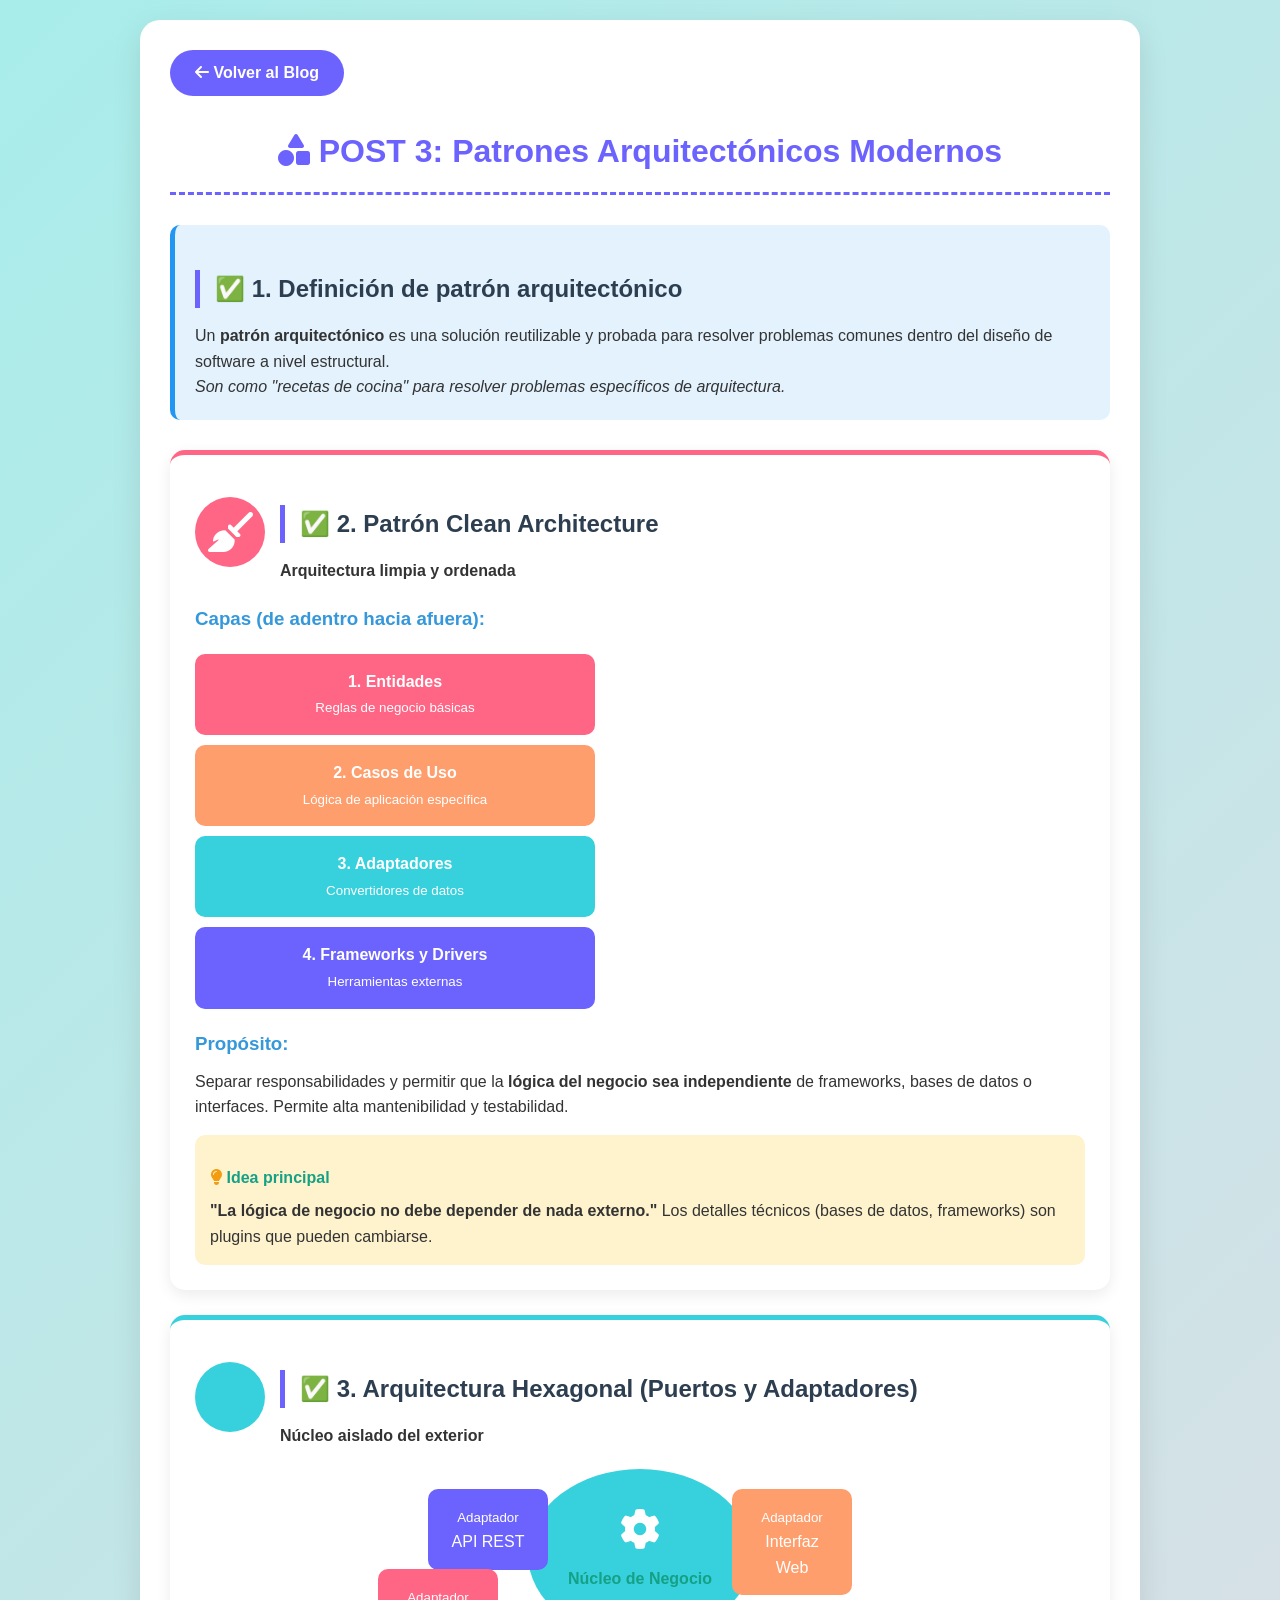
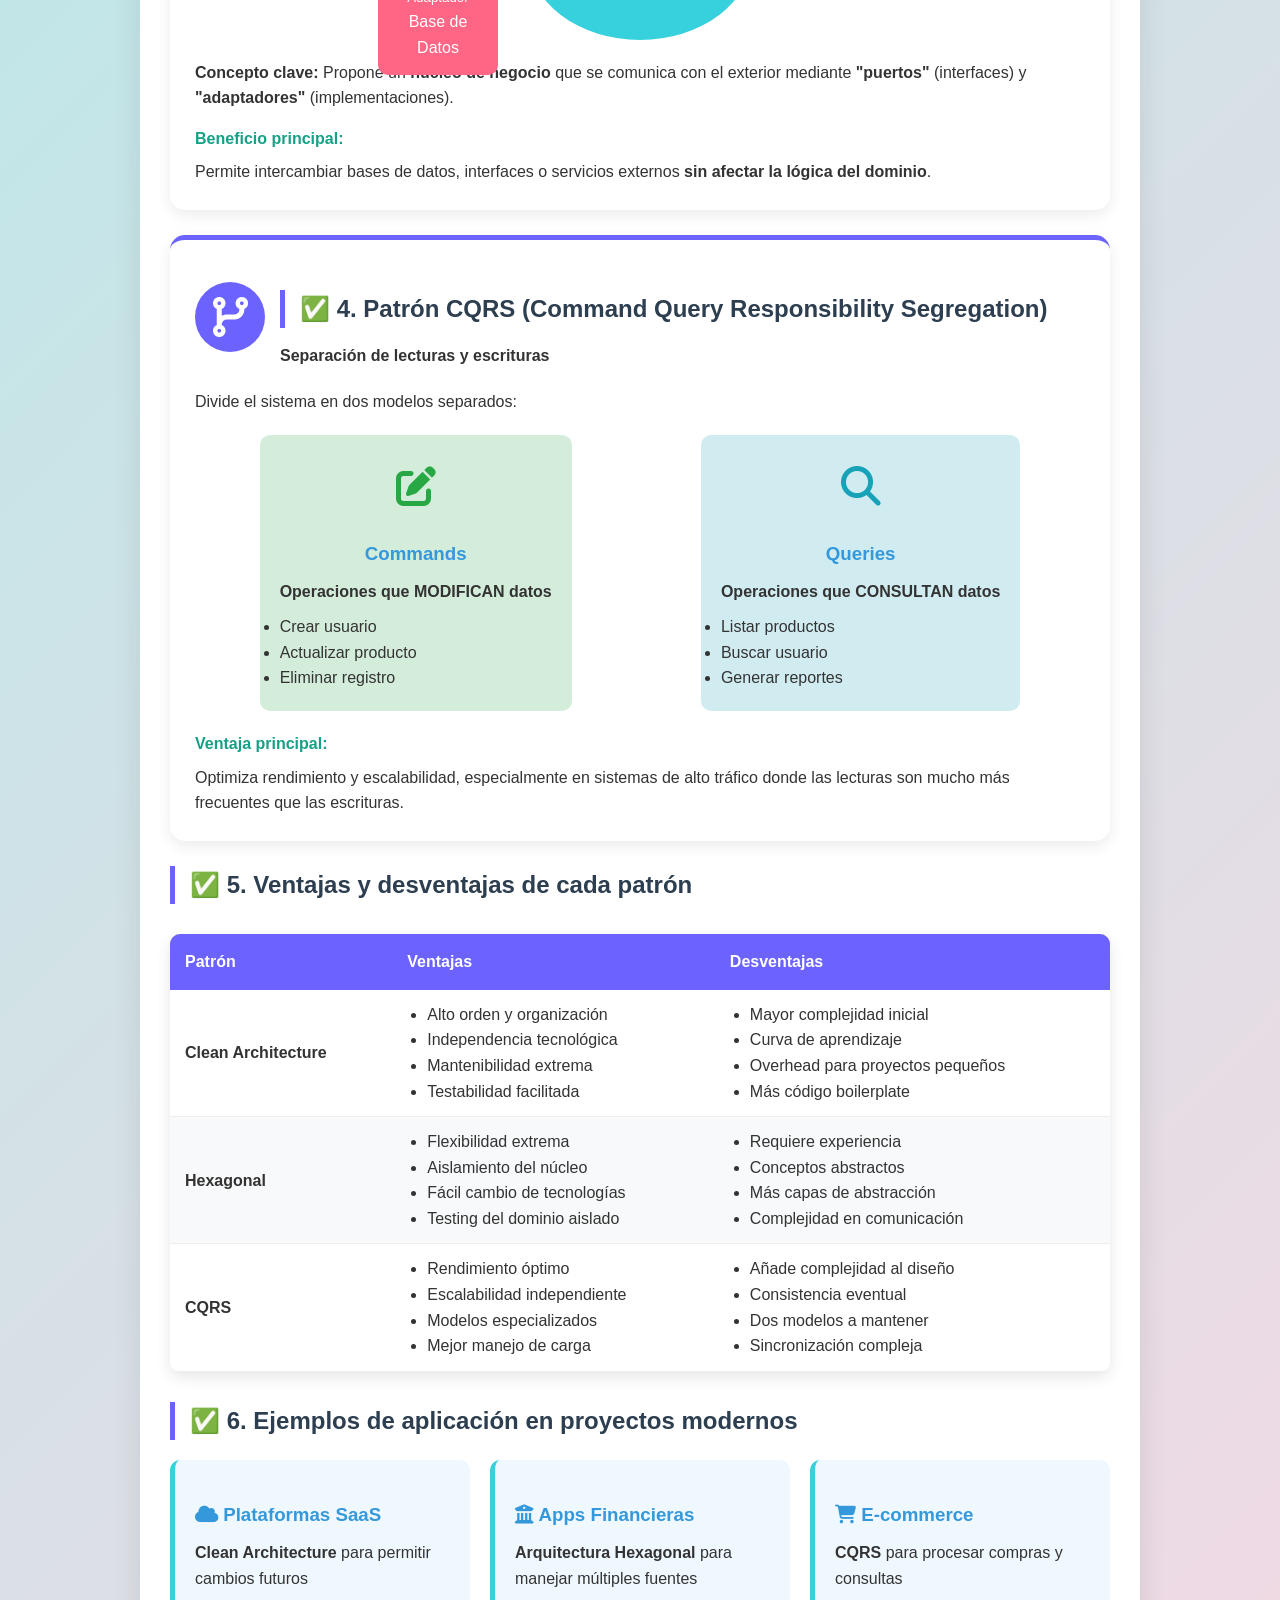
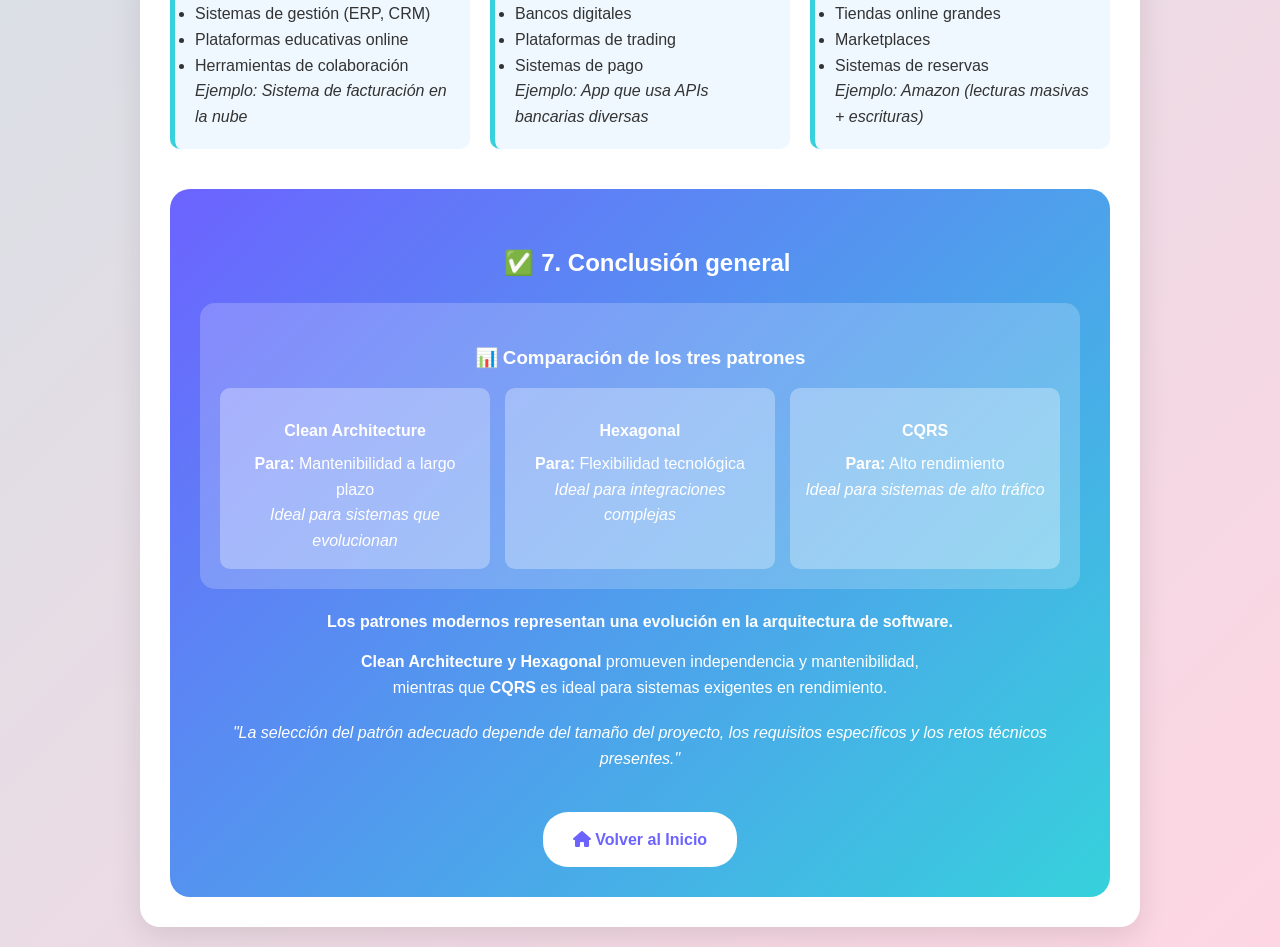
<file: post3.html>
<!DOCTYPE html>
<html lang="es">
<head>
    <meta charset="UTF-8">
    <meta name="viewport" content="width=device-width, initial-scale=1.0">
    <title>Patrones Arquitectónicos Modernos - Blog Estudiante</title>
    <style>
        * {
            margin: 0;
            padding: 0;
            box-sizing: border-box;
        }
        
        body {
            font-family: 'Segoe UI', Tahoma, Geneva, Verdana, sans-serif;
            background: linear-gradient(135deg, #a8edea 0%, #fed6e3 100%);
            color: #333;
            line-height: 1.6;
            padding: 20px;
        }
        
        .container {
            max-width: 1000px;
            margin: 0 auto;
            background: white;
            border-radius: 20px;
            padding: 30px;
            box-shadow: 0 10px 30px rgba(0,0,0,0.1);
        }
        
        .back-button {
            display: inline-block;
            background: #6C63FF;
            color: white;
            padding: 10px 25px;
            border-radius: 25px;
            text-decoration: none;
            font-weight: bold;
            margin-bottom: 30px;
            transition: all 0.3s;
        }
        
        .back-button:hover {
            background: #5a52d5;
            transform: scale(1.05);
        }
        
        h1 {
            color: #6C63FF;
            text-align: center;
            margin-bottom: 30px;
            padding-bottom: 15px;
            border-bottom: 3px dashed #6C63FF;
        }
        
        h2 {
            color: #2c3e50;
            margin: 25px 0 15px;
            padding-left: 15px;
            border-left: 5px solid #6C63FF;
        }
        
        h3 {
            color: #3498db;
            margin: 20px 0 10px;
        }
        
        h4 {
            color: #16a085;
            margin: 15px 0 8px;
        }
        
        /* Definición */
        .definition-box {
            background: #e3f2fd;
            border-left: 5px solid #2196f3;
            padding: 20px;
            border-radius: 10px;
            margin-bottom: 30px;
        }
        
        /* Patrones */
        .pattern-card {
            background: white;
            border-radius: 15px;
            padding: 25px;
            margin: 25px 0;
            box-shadow: 0 5px 15px rgba(0,0,0,0.08);
            border-top: 5px solid;
        }
        
        .pattern-header {
            display: flex;
            align-items: center;
            gap: 15px;
            margin-bottom: 20px;
        }
        
        .pattern-icon {
            font-size: 40px;
            width: 70px;
            height: 70px;
            border-radius: 50%;
            display: flex;
            align-items: center;
            justify-content: center;
            color: white;
        }
        
        /* Capas */
        .layers-container {
            display: flex;
            flex-direction: column;
            gap: 10px;
            margin: 20px 0;
            max-width: 400px;
        }
        
        .layer {
            padding: 15px;
            border-radius: 10px;
            color: white;
            text-align: center;
        }
        
        /* Tabla ventajas/desventajas */
        .comparison-table {
            width: 100%;
            border-collapse: collapse;
            margin: 30px 0;
            background: white;
            border-radius: 10px;
            overflow: hidden;
            box-shadow: 0 5px 15px rgba(0,0,0,0.1);
        }
        
        .comparison-table th {
            background: #6C63FF;
            color: white;
            padding: 15px;
            text-align: left;
        }
        
        .comparison-table td {
            padding: 12px 15px;
            border-bottom: 1px solid #eee;
        }
        
        .comparison-table tr:nth-child(even) {
            background: #f8f9fa;
        }
        
        /* Ejemplos */
        .examples-grid {
            display: grid;
            grid-template-columns: repeat(auto-fit, minmax(250px, 1fr));
            gap: 20px;
            margin: 20px 0;
        }
        
        .example-card {
            background: #f0f8ff;
            padding: 20px;
            border-radius: 10px;
            border-left: 5px solid #36D1DC;
        }
        
        /* Conclusión */
        .conclusion-box {
            background: linear-gradient(135deg, #6C63FF, #36D1DC);
            color: white;
            padding: 30px;
            border-radius: 20px;
            margin-top: 40px;
        }
        
        .conclusion-box h2 {
            color: white;
            text-align: center;
            border: none;
        }
        
        .next-button {
            display: inline-block;
            background: white;
            color: #6C63FF;
            padding: 15px 30px;
            border-radius: 25px;
            text-decoration: none;
            font-weight: bold;
            margin-top: 20px;
            transition: all 0.3s;
        }
        
        .next-button:hover {
            background: #f8f9fa;
            transform: scale(1.05);
        }
        
        @media (max-width: 768px) {
            .container {
                padding: 20px;
            }
            
            .examples-grid {
                grid-template-columns: 1fr;
            }
            
            .comparison-table {
                display: block;
                overflow-x: auto;
            }
        }
    </style>
    <link rel="stylesheet" href="https://cdnjs.cloudflare.com/ajax/libs/font-awesome/6.4.0/css/all.min.css">
</head>
<body>
    <div class="container">
        <a href="index.html" class="back-button">
            <i class="fas fa-arrow-left"></i> Volver al Blog
        </a>
        
        <h1><i class="fas fa-shapes"></i> POST 3: Patrones Arquitectónicos Modernos</h1>
        
        <!-- ✅ Definición -->
        <div class="definition-box">
            <h2>✅ 1. Definición de patrón arquitectónico</h2>
            <p>Un <strong>patrón arquitectónico</strong> es una solución reutilizable y probada para resolver problemas comunes dentro del diseño de software a nivel estructural.</p>
            <p><em>Son como "recetas de cocina" para resolver problemas específicos de arquitectura.</em></p>
        </div>
        
        <!-- ✅ Clean Architecture -->
        <div class="pattern-card" style="border-top-color: #FF6584;">
            <div class="pattern-header">
                <div class="pattern-icon" style="background: #FF6584;">
                    <i class="fas fa-broom"></i>
                </div>
                <div>
                    <h2>✅ 2. Patrón Clean Architecture</h2>
                    <p><strong>Arquitectura limpia y ordenada</strong></p>
                </div>
            </div>
            
            <h3>Capas (de adentro hacia afuera):</h3>
            
            <div class="layers-container">
                <div class="layer" style="background: #FF6584;">
                    <strong>1. Entidades</strong><br>
                    <small>Reglas de negocio básicas</small>
                </div>
                
                <div class="layer" style="background: #FF9E6D;">
                    <strong>2. Casos de Uso</strong><br>
                    <small>Lógica de aplicación específica</small>
                </div>
                
                <div class="layer" style="background: #36D1DC;">
                    <strong>3. Adaptadores</strong><br>
                    <small>Convertidores de datos</small>
                </div>
                
                <div class="layer" style="background: #6C63FF;">
                    <strong>4. Frameworks y Drivers</strong><br>
                    <small>Herramientas externas</small>
                </div>
            </div>
            
            <h3>Propósito:</h3>
            <p>Separar responsabilidades y permitir que la <strong>lógica del negocio sea independiente</strong> de frameworks, bases de datos o interfaces. Permite alta mantenibilidad y testabilidad.</p>
            
            <div style="background: #fff3cd; padding: 15px; border-radius: 10px; margin-top: 15px;">
                <h4><i class="fas fa-lightbulb" style="color: #f39c12;"></i> Idea principal</h4>
                <p><strong>"La lógica de negocio no debe depender de nada externo."</strong> Los detalles técnicos (bases de datos, frameworks) son plugins que pueden cambiarse.</p>
            </div>
        </div>
        
        <!-- ✅ Arquitectura Hexagonal -->
        <div class="pattern-card" style="border-top-color: #36D1DC;">
            <div class="pattern-header">
                <div class="pattern-icon" style="background: #36D1DC;">
                    <i class="fas fa-hexagon"></i>
                </div>
                <div>
                    <h2>✅ 3. Arquitectura Hexagonal (Puertos y Adaptadores)</h2>
                    <p><strong>Núcleo aislado del exterior</strong></p>
                </div>
            </div>
            
            <div style="text-align: center; margin: 20px 0;">
                <div style="display: inline-block; position: relative;">
                    <!-- Núcleo -->
                    <div style="background: #36D1DC; color: white; padding: 40px; border-radius: 50%; display: inline-block;">
                        <i class="fas fa-cog" style="font-size: 40px;"></i>
                        <h4>Núcleo de Negocio</h4>
                    </div>
                    
                    <!-- Adaptadores -->
                    <div style="position: absolute; top: 20px; left: -100px; background: #6C63FF; color: white; padding: 15px; border-radius: 10px; width: 120px;">
                        <small>Adaptador</small>
                        <p>API REST</p>
                    </div>
                    
                    <div style="position: absolute; top: 100px; left: -150px; background: #FF6584; color: white; padding: 15px; border-radius: 10px; width: 120px;">
                        <small>Adaptador</small>
                        <p>Base de Datos</p>
                    </div>
                    
                    <div style="position: absolute; top: 20px; right: -100px; background: #FF9E6D; color: white; padding: 15px; border-radius: 10px; width: 120px;">
                        <small>Adaptador</small>
                        <p>Interfaz Web</p>
                    </div>
                </div>
            </div>
            
            <p><strong>Concepto clave:</strong> Propone un <strong>núcleo de negocio</strong> que se comunica con el exterior mediante <strong>"puertos"</strong> (interfaces) y <strong>"adaptadores"</strong> (implementaciones).</p>
            
            <h4>Beneficio principal:</h4>
            <p>Permite intercambiar bases de datos, interfaces o servicios externos <strong>sin afectar la lógica del dominio</strong>.</p>
        </div>
        
        <!-- ✅ CQRS -->
        <div class="pattern-card" style="border-top-color: #6C63FF;">
            <div class="pattern-header">
                <div class="pattern-icon" style="background: #6C63FF;">
                    <i class="fas fa-code-branch"></i>
                </div>
                <div>
                    <h2>✅ 4. Patrón CQRS (Command Query Responsibility Segregation)</h2>
                    <p><strong>Separación de lecturas y escrituras</strong></p>
                </div>
            </div>
            
            <p>Divide el sistema en dos modelos separados:</p>
            
            <div style="display: flex; justify-content: space-around; margin: 20px 0; flex-wrap: wrap;">
                <div style="text-align: center; padding: 20px; background: #d4edda; border-radius: 10px; min-width: 200px;">
                    <div style="font-size: 40px; color: #28a745;">
                        <i class="fas fa-edit"></i>
                    </div>
                    <h3>Commands</h3>
                    <p><strong>Operaciones que MODIFICAN datos</strong></p>
                    <ul style="text-align: left; margin-top: 10px;">
                        <li>Crear usuario</li>
                        <li>Actualizar producto</li>
                        <li>Eliminar registro</li>
                    </ul>
                </div>
                
                <div style="text-align: center; padding: 20px; background: #d1ecf1; border-radius: 10px; min-width: 200px;">
                    <div style="font-size: 40px; color: #17a2b8;">
                        <i class="fas fa-search"></i>
                    </div>
                    <h3>Queries</h3>
                    <p><strong>Operaciones que CONSULTAN datos</strong></p>
                    <ul style="text-align: left; margin-top: 10px;">
                        <li>Listar productos</li>
                        <li>Buscar usuario</li>
                        <li>Generar reportes</li>
                    </ul>
                </div>
            </div>
            
            <h4>Ventaja principal:</h4>
            <p>Optimiza rendimiento y escalabilidad, especialmente en sistemas de alto tráfico donde las lecturas son mucho más frecuentes que las escrituras.</p>
        </div>
        
        <!-- ✅ Ventajas y desventajas -->
        <h2>✅ 5. Ventajas y desventajas de cada patrón</h2>
        
        <table class="comparison-table">
            <thead>
                <tr>
                    <th>Patrón</th>
                    <th>Ventajas</th>
                    <th>Desventajas</th>
                </tr>
            </thead>
            <tbody>
                <tr>
                    <td><strong>Clean Architecture</strong></td>
                    <td>
                        <ul style="margin: 0; padding-left: 20px;">
                            <li>Alto orden y organización</li>
                            <li>Independencia tecnológica</li>
                            <li>Mantenibilidad extrema</li>
                            <li>Testabilidad facilitada</li>
                        </ul>
                    </td>
                    <td>
                        <ul style="margin: 0; padding-left: 20px;">
                            <li>Mayor complejidad inicial</li>
                            <li>Curva de aprendizaje</li>
                            <li>Overhead para proyectos pequeños</li>
                            <li>Más código boilerplate</li>
                        </ul>
                    </td>
                </tr>
                <tr>
                    <td><strong>Hexagonal</strong></td>
                    <td>
                        <ul style="margin: 0; padding-left: 20px;">
                            <li>Flexibilidad extrema</li>
                            <li>Aislamiento del núcleo</li>
                            <li>Fácil cambio de tecnologías</li>
                            <li>Testing del dominio aislado</li>
                        </ul>
                    </td>
                    <td>
                        <ul style="margin: 0; padding-left: 20px;">
                            <li>Requiere experiencia</li>
                            <li>Conceptos abstractos</li>
                            <li>Más capas de abstracción</li>
                            <li>Complejidad en comunicación</li>
                        </ul>
                    </td>
                </tr>
                <tr>
                    <td><strong>CQRS</strong></td>
                    <td>
                        <ul style="margin: 0; padding-left: 20px;">
                            <li>Rendimiento óptimo</li>
                            <li>Escalabilidad independiente</li>
                            <li>Modelos especializados</li>
                            <li>Mejor manejo de carga</li>
                        </ul>
                    </td>
                    <td>
                        <ul style="margin: 0; padding-left: 20px;">
                            <li>Añade complejidad al diseño</li>
                            <li>Consistencia eventual</li>
                            <li>Dos modelos a mantener</li>
                            <li>Sincronización compleja</li>
                        </ul>
                    </td>
                </tr>
            </tbody>
        </table>
        
        <!-- ✅ Ejemplos -->
        <h2>✅ 6. Ejemplos de aplicación en proyectos modernos</h2>
        
        <div class="examples-grid">
            <div class="example-card">
                <h3><i class="fas fa-cloud"></i> Plataformas SaaS</h3>
                <p><strong>Clean Architecture</strong> para permitir cambios futuros</p>
                <ul style="margin-top: 10px;">
                    <li>Sistemas de gestión (ERP, CRM)</li>
                    <li>Plataformas educativas online</li>
                    <li>Herramientas de colaboración</li>
                </ul>
                <p><em>Ejemplo: Sistema de facturación en la nube</em></p>
            </div>
            
            <div class="example-card">
                <h3><i class="fas fa-university"></i> Apps Financieras</h3>
                <p><strong>Arquitectura Hexagonal</strong> para manejar múltiples fuentes</p>
                <ul style="margin-top: 10px;">
                    <li>Bancos digitales</li>
                    <li>Plataformas de trading</li>
                    <li>Sistemas de pago</li>
                </ul>
                <p><em>Ejemplo: App que usa APIs bancarias diversas</em></p>
            </div>
            
            <div class="example-card">
                <h3><i class="fas fa-shopping-cart"></i> E-commerce</h3>
                <p><strong>CQRS</strong> para procesar compras y consultas</p>
                <ul style="margin-top: 10px;">
                    <li>Tiendas online grandes</li>
                    <li>Marketplaces</li>
                    <li>Sistemas de reservas</li>
                </ul>
                <p><em>Ejemplo: Amazon (lecturas masivas + escrituras)</em></p>
            </div>
        </div>
        
        <!-- ✅ Conclusión -->
        <div class="conclusion-box">
            <h2>✅ 7. Conclusión general</h2>
            
            <div style="background: rgba(255, 255, 255, 0.2); padding: 20px; border-radius: 15px; margin: 20px 0;">
                <h3 style="color: white; text-align: center;">📊 Comparación de los tres patrones</h3>
                
                <div style="display: grid; grid-template-columns: repeat(auto-fit, minmax(250px, 1fr)); gap: 15px; margin-top: 15px;">
                    <div style="text-align: center; padding: 15px; background: rgba(255, 255, 255, 0.3); border-radius: 10px;">
                        <h4 style="color: white;">Clean Architecture</h4>
                        <p><strong>Para:</strong> Mantenibilidad a largo plazo</p>
                        <p><em>Ideal para sistemas que evolucionan</em></p>
                    </div>
                    
                    <div style="text-align: center; padding: 15px; background: rgba(255, 255, 255, 0.3); border-radius: 10px;">
                        <h4 style="color: white;">Hexagonal</h4>
                        <p><strong>Para:</strong> Flexibilidad tecnológica</p>
                        <p><em>Ideal para integraciones complejas</em></p>
                    </div>
                    
                    <div style="text-align: center; padding: 15px; background: rgba(255, 255, 255, 0.3); border-radius: 10px;">
                        <h4 style="color: white;">CQRS</h4>
                        <p><strong>Para:</strong> Alto rendimiento</p>
                        <p><em>Ideal para sistemas de alto tráfico</em></p>
                    </div>
                </div>
            </div>
            
            <p style="text-align: center; margin-top: 20px;">
                <strong>Los patrones modernos representan una evolución en la arquitectura de software.</strong>
            </p>
            
            <p style="text-align: center; margin: 15px 0;">
                <strong>Clean Architecture y Hexagonal</strong> promueven independencia y mantenibilidad,<br>
                mientras que <strong>CQRS</strong> es ideal para sistemas exigentes en rendimiento.
            </p>
            
            <p style="font-style: italic; text-align: center; margin: 20px 0;">
                "La selección del patrón adecuado depende del tamaño del proyecto, los requisitos específicos y los retos técnicos presentes."
            </p>
            
            <div style="text-align: center;">
                <a href="index.html" class="next-button">
                    <i class="fas fa-home"></i> Volver al Inicio
                </a>
            </div>
        </div>
    </div>
</body>
</html>
</file>
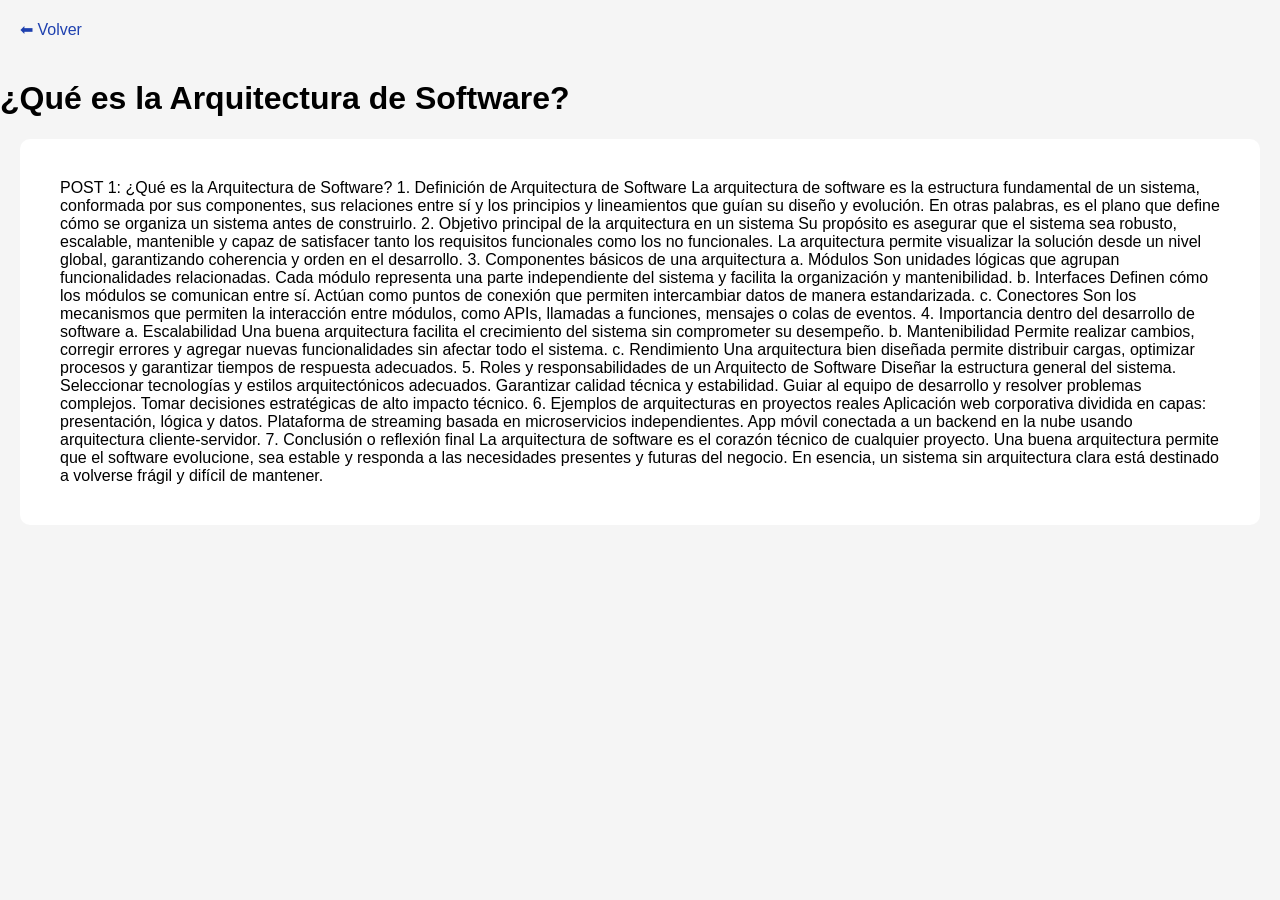
<file: blog-arquitectura/post1.html>
<!DOCTYPE html>
<html lang="es">
<head>
    <meta charset="UTF-8">
    <title>¿Qué es la Arquitectura de Software?</title>
    <link rel="stylesheet" href="styles.css">
</head>
<body>
<a href="index.html" class="back">⬅ Volver</a>
<h1>¿Qué es la Arquitectura de Software?</h1>
<article>
    POST 1: ¿Qué es la Arquitectura de Software?
1. Definición de Arquitectura de Software

La arquitectura de software es la estructura fundamental de un sistema, conformada por sus componentes, sus relaciones entre sí y los principios y lineamientos que guían su diseño y evolución. En otras palabras, es el plano que define cómo se organiza un sistema antes de construirlo.

2. Objetivo principal de la arquitectura en un sistema

Su propósito es asegurar que el sistema sea robusto, escalable, mantenible y capaz de satisfacer tanto los requisitos funcionales como los no funcionales. La arquitectura permite visualizar la solución desde un nivel global, garantizando coherencia y orden en el desarrollo.

3. Componentes básicos de una arquitectura
a. Módulos

Son unidades lógicas que agrupan funcionalidades relacionadas. Cada módulo representa una parte independiente del sistema y facilita la organización y mantenibilidad.

b. Interfaces

Definen cómo los módulos se comunican entre sí. Actúan como puntos de conexión que permiten intercambiar datos de manera estandarizada.

c. Conectores

Son los mecanismos que permiten la interacción entre módulos, como APIs, llamadas a funciones, mensajes o colas de eventos.

4. Importancia dentro del desarrollo de software
a. Escalabilidad

Una buena arquitectura facilita el crecimiento del sistema sin comprometer su desempeño.

b. Mantenibilidad

Permite realizar cambios, corregir errores y agregar nuevas funcionalidades sin afectar todo el sistema.

c. Rendimiento

Una arquitectura bien diseñada permite distribuir cargas, optimizar procesos y garantizar tiempos de respuesta adecuados.

5. Roles y responsabilidades de un Arquitecto de Software

Diseñar la estructura general del sistema.

Seleccionar tecnologías y estilos arquitectónicos adecuados.

Garantizar calidad técnica y estabilidad.

Guiar al equipo de desarrollo y resolver problemas complejos.

Tomar decisiones estratégicas de alto impacto técnico.

6. Ejemplos de arquitecturas en proyectos reales

Aplicación web corporativa dividida en capas: presentación, lógica y datos.

Plataforma de streaming basada en microservicios independientes.

App móvil conectada a un backend en la nube usando arquitectura cliente-servidor.

7. Conclusión o reflexión final

La arquitectura de software es el corazón técnico de cualquier proyecto. Una buena arquitectura permite que el software evolucione, sea estable y responda a las necesidades presentes y futuras del negocio. En esencia, un sistema sin arquitectura clara está destinado a volverse frágil y difícil de mantener.
</article>
</body>
</html>
</file>
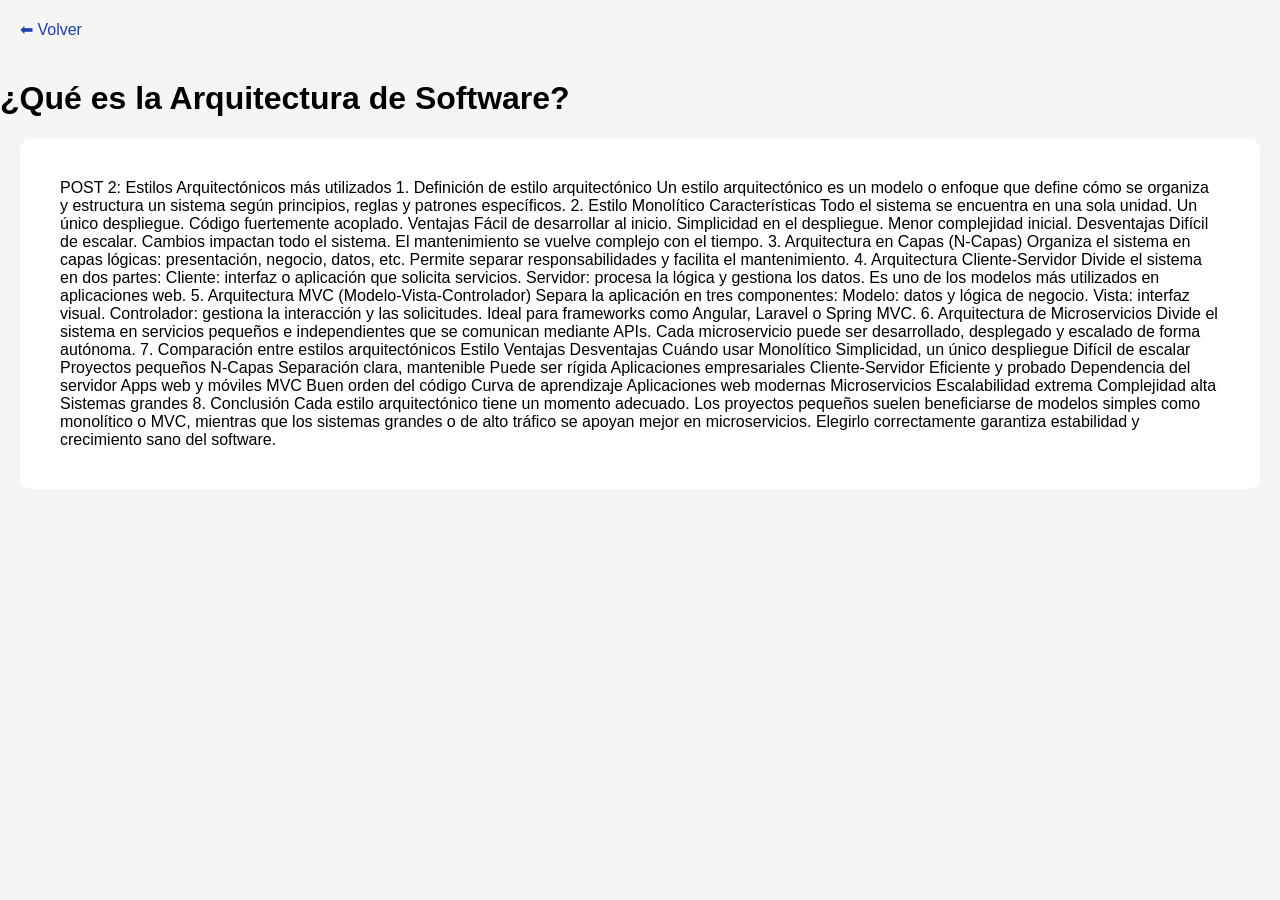
<file: blog-arquitectura/post2.html>
<!DOCTYPE html>
<html lang="es">
<head>
    <meta charset="UTF-8">
    <title>¿Qué es la Arquitectura de Software?</title>
    <link rel="stylesheet" href="styles.css">
</head>
<body>
<a href="index.html" class="back">⬅ Volver</a>
<h1>¿Qué es la Arquitectura de Software?</h1>
<article>
    POST 2: Estilos Arquitectónicos más utilizados
1. Definición de estilo arquitectónico

Un estilo arquitectónico es un modelo o enfoque que define cómo se organiza y estructura un sistema según principios, reglas y patrones específicos.

2. Estilo Monolítico
Características

Todo el sistema se encuentra en una sola unidad.

Un único despliegue.

Código fuertemente acoplado.

Ventajas

Fácil de desarrollar al inicio.

Simplicidad en el despliegue.

Menor complejidad inicial.

Desventajas

Difícil de escalar.

Cambios impactan todo el sistema.

El mantenimiento se vuelve complejo con el tiempo.

3. Arquitectura en Capas (N-Capas)

Organiza el sistema en capas lógicas: presentación, negocio, datos, etc.
Permite separar responsabilidades y facilita el mantenimiento.

4. Arquitectura Cliente-Servidor

Divide el sistema en dos partes:

Cliente: interfaz o aplicación que solicita servicios.

Servidor: procesa la lógica y gestiona los datos.
Es uno de los modelos más utilizados en aplicaciones web.

5. Arquitectura MVC (Modelo-Vista-Controlador)

Separa la aplicación en tres componentes:

Modelo: datos y lógica de negocio.

Vista: interfaz visual.

Controlador: gestiona la interacción y las solicitudes.
Ideal para frameworks como Angular, Laravel o Spring MVC.

6. Arquitectura de Microservicios

Divide el sistema en servicios pequeños e independientes que se comunican mediante APIs.
Cada microservicio puede ser desarrollado, desplegado y escalado de forma autónoma.

7. Comparación entre estilos arquitectónicos
Estilo	Ventajas	Desventajas	Cuándo usar
Monolítico	Simplicidad, un único despliegue	Difícil de escalar	Proyectos pequeños
N-Capas	Separación clara, mantenible	Puede ser rígida	Aplicaciones empresariales
Cliente-Servidor	Eficiente y probado	Dependencia del servidor	Apps web y móviles
MVC	Buen orden del código	Curva de aprendizaje	Aplicaciones web modernas
Microservicios	Escalabilidad extrema	Complejidad alta	Sistemas grandes
8. Conclusión

Cada estilo arquitectónico tiene un momento adecuado. Los proyectos pequeños suelen beneficiarse de modelos simples como monolítico o MVC, mientras que los sistemas grandes o de alto tráfico se apoyan mejor en microservicios. Elegirlo correctamente garantiza estabilidad y crecimiento sano del software.
</article>
</body>
</html>
</file>
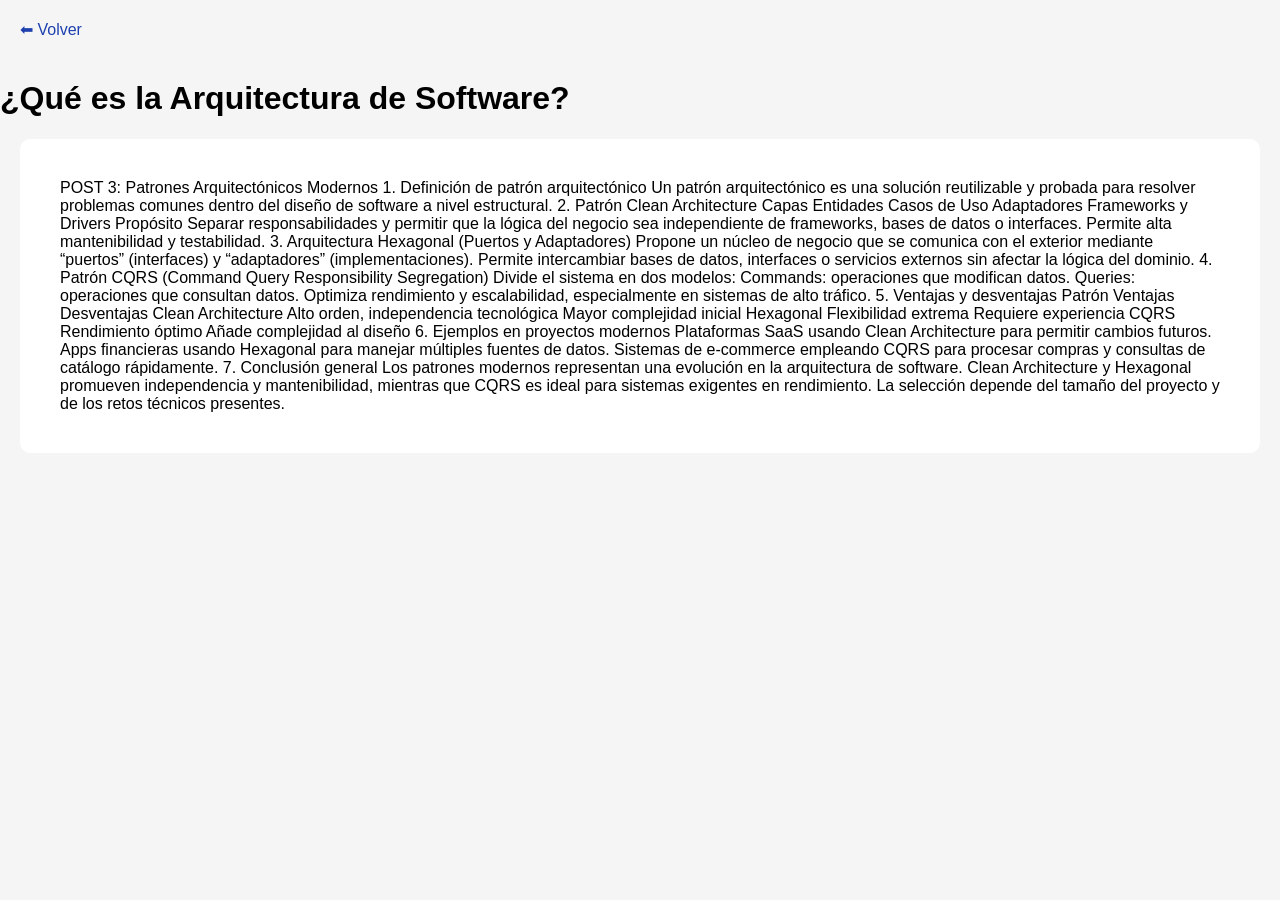
<file: blog-arquitectura/post3.html>
<!DOCTYPE html>
<html lang="es">
<head>
    <meta charset="UTF-8">
    <title>¿Qué es la Arquitectura de Software?</title>
    <link rel="stylesheet" href="styles.css">
</head>
<body>
<a href="index.html" class="back">⬅ Volver</a>
<h1>¿Qué es la Arquitectura de Software?</h1>
<article>
    POST 3: Patrones Arquitectónicos Modernos
1. Definición de patrón arquitectónico

Un patrón arquitectónico es una solución reutilizable y probada para resolver problemas comunes dentro del diseño de software a nivel estructural.

2. Patrón Clean Architecture
Capas

Entidades

Casos de Uso

Adaptadores

Frameworks y Drivers

Propósito

Separar responsabilidades y permitir que la lógica del negocio sea independiente de frameworks, bases de datos o interfaces. Permite alta mantenibilidad y testabilidad.

3. Arquitectura Hexagonal (Puertos y Adaptadores)

Propone un núcleo de negocio que se comunica con el exterior mediante “puertos” (interfaces) y “adaptadores” (implementaciones).
Permite intercambiar bases de datos, interfaces o servicios externos sin afectar la lógica del dominio.

4. Patrón CQRS (Command Query Responsibility Segregation)

Divide el sistema en dos modelos:

Commands: operaciones que modifican datos.

Queries: operaciones que consultan datos.
Optimiza rendimiento y escalabilidad, especialmente en sistemas de alto tráfico.

5. Ventajas y desventajas
Patrón	Ventajas	Desventajas
Clean Architecture	Alto orden, independencia tecnológica	Mayor complejidad inicial
Hexagonal	Flexibilidad extrema	Requiere experiencia
CQRS	Rendimiento óptimo	Añade complejidad al diseño
6. Ejemplos en proyectos modernos

Plataformas SaaS usando Clean Architecture para permitir cambios futuros.

Apps financieras usando Hexagonal para manejar múltiples fuentes de datos.

Sistemas de e-commerce empleando CQRS para procesar compras y consultas de catálogo rápidamente.

7. Conclusión general

Los patrones modernos representan una evolución en la arquitectura de software. Clean Architecture y Hexagonal promueven independencia y mantenibilidad, mientras que CQRS es ideal para sistemas exigentes en rendimiento. La selección depende del tamaño del proyecto y de los retos técnicos presentes.
</article>
</body>
</html>
</file>
<file: blog-arquitectura/styles.css>
body {
    font-family: Arial, sans-serif;
    margin: 0;
    padding: 0;
    background: #f5f5f5;
}

header {
    background: #1e3a8a;
    padding: 30px;
    text-align: center;
    color: white;
}

.posts {
    display: flex;
    flex-direction: column;
    gap: 20px;
    margin: 40px;
}

.post-card {
    background: white;
    padding: 20px;
    border-radius: 10px;
    text-decoration: none;
    color: black;
    box-shadow: 0 4px 8px rgba(0,0,0,0.1);
}

.post-card:hover {
    background: #e6e6e6;
}

.back {
    display: inline-block;
    margin: 20px;
    text-decoration: none;
    color: #1e40af;
}
article {
    padding: 40px;
    background: white;
    margin: 20px;
    border-radius: 10px;
}
</file>
